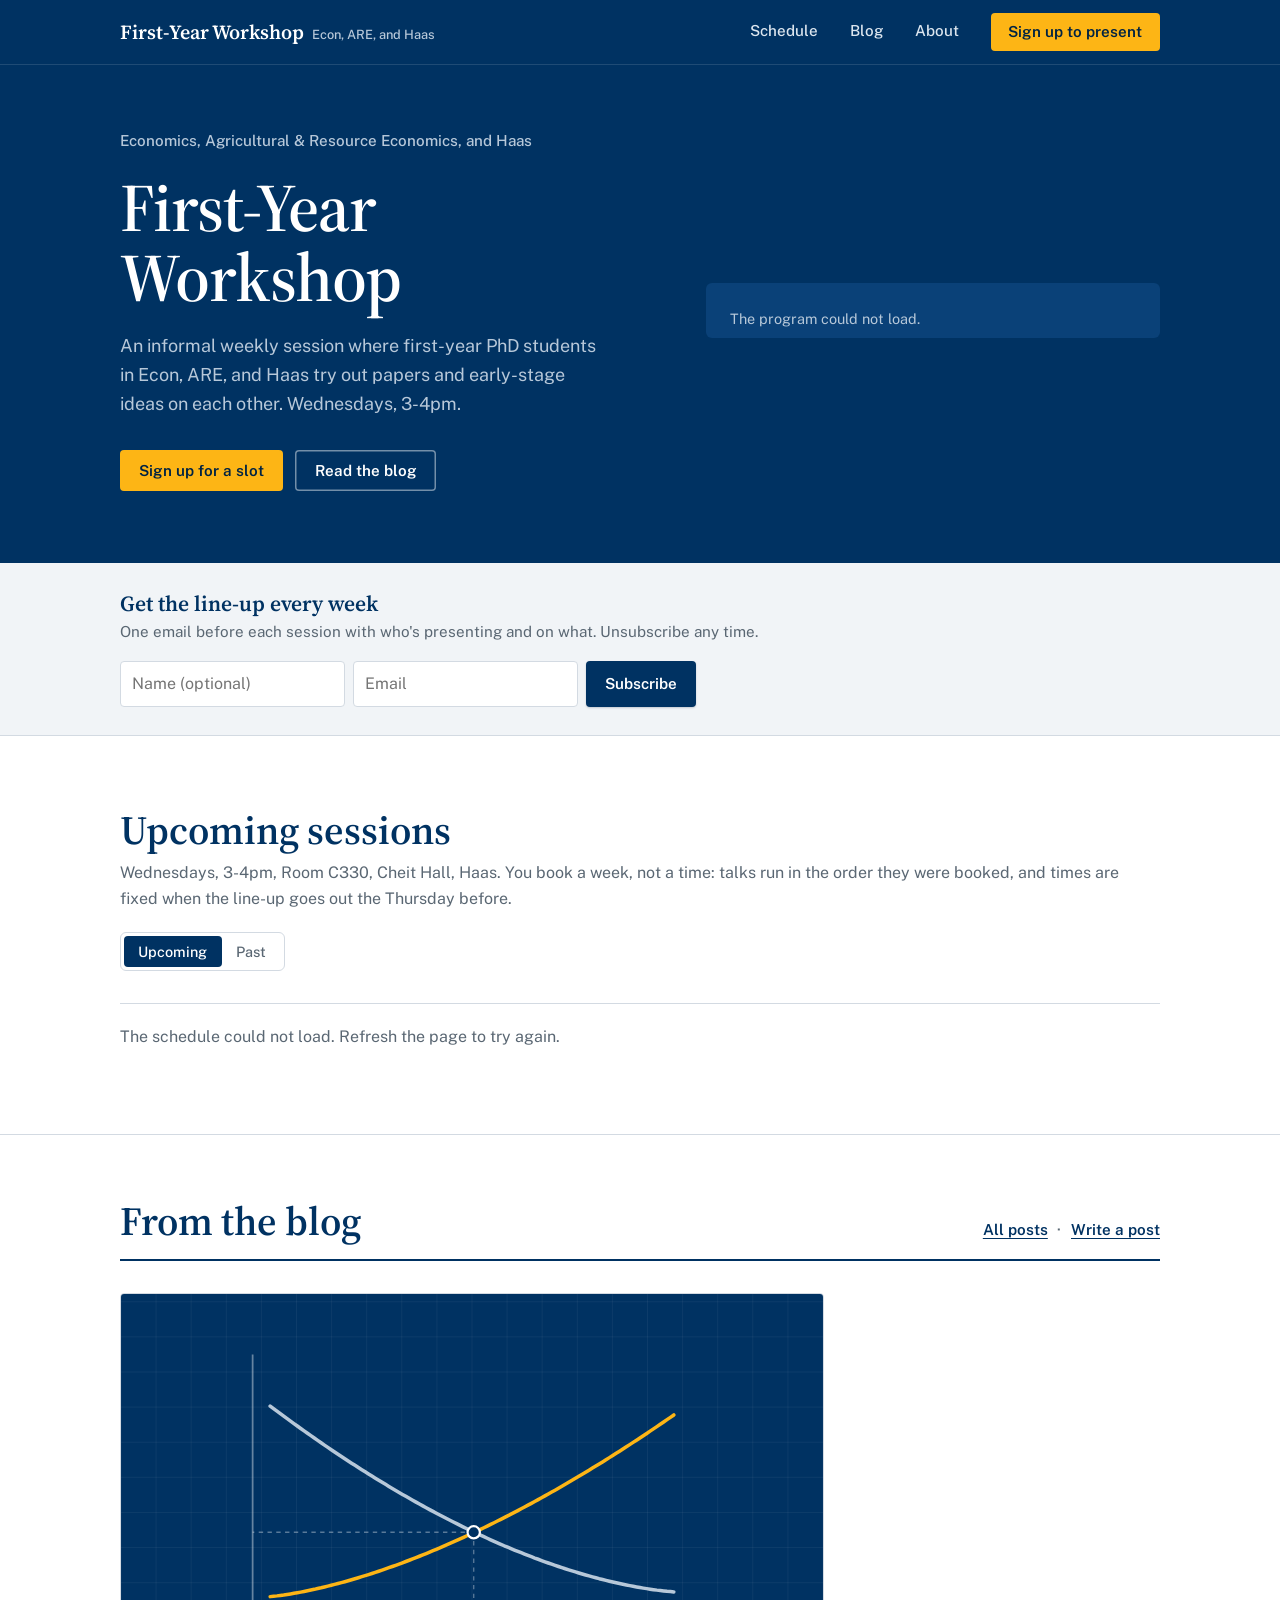
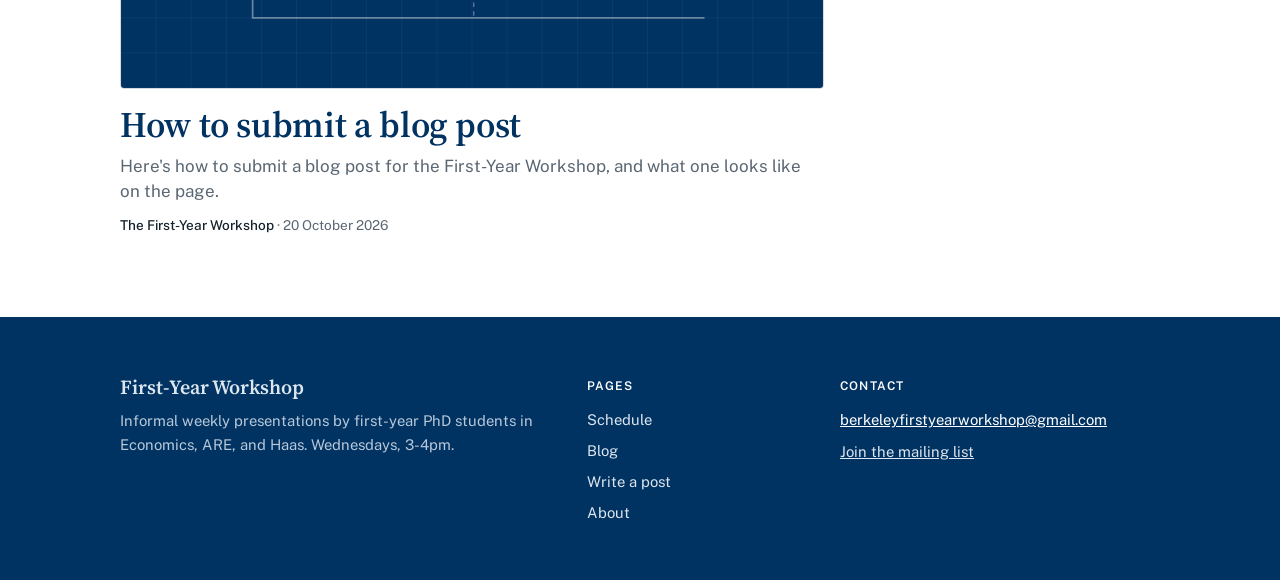
<file: index.html>
<!doctype html>
<html lang="en">
<head>
<meta charset="utf-8">
<meta name="viewport" content="width=device-width, initial-scale=1">
<title>UC Berkeley Economics First-Year Workshop</title>
<meta name="description" content="Weekly informal presentations for first-year PhD students in Economics, Agricultural & Resource Economics and Haas.">
<meta name="google-site-verification" content="j24JiC5oqbMOPWk50t6ejah42AKL4lpeup7q5rmcHHo" />
<link rel="icon" href="favicon.svg" type="image/svg+xml">
<link rel="apple-touch-icon" href="apple-touch-icon.png">
<link rel="preconnect" href="https://script.google.com">
<link rel="preconnect" href="https://script.googleusercontent.com">
<link rel="preconnect" href="https://fonts.googleapis.com">
<link rel="preconnect" href="https://fonts.gstatic.com" crossorigin>
<link href="https://fonts.googleapis.com/css2?family=Public+Sans:wght@400;500;600&family=Source+Serif+4:opsz,wght@8..60,600&display=swap" rel="stylesheet">
<link rel="stylesheet" href="site.css">
<style>
  /* Hero */
  .hero { background: var(--hero); color: #fff; border-top: 1px solid rgba(255, 255, 255, .12); }
  .hero .wrap { display: grid; grid-template-columns: 1.15fr 1fr; gap: 4rem; align-items: center; padding-top: 4rem; padding-bottom: 4.5rem; }
  .hero h1 { font: 600 clamp(2.6rem, 5.5vw, 4.25rem)/1.02 var(--serif); letter-spacing: -0.015em; margin: 0 0 1.25rem; }
  .depts { margin: 0 0 1.25rem; font-size: .95rem; font-weight: 500; color: var(--hero-muted); }
  .hero .lede { color: var(--hero-muted); font-size: 1.125rem; max-width: 30rem; margin: 0 0 2rem; }
  .hero-actions { display: flex; flex-wrap: wrap; gap: .75rem; }

  .program { background: var(--hero-2); border-radius: 6px; padding: 1.5rem 1.5rem .5rem; }
  .program .kicker { margin: 0; color: var(--hero-muted); font-size: .9rem; }
  .program h2 { font: 600 1.5rem/1.25 var(--serif); margin: .15rem 0 .2rem; }
  .program .meta { margin: 0 0 1rem; color: var(--hero-muted); font-size: .9rem; }
  .program ol { list-style: none; margin: 0; padding: 0; }
  .program li { display: grid; grid-template-columns: 3.25rem 1fr; gap: 1rem; padding: .9rem 0; border-top: 1px solid rgba(255, 255, 255, .14); }
  .program .time { color: var(--gold); font-weight: 600; font-size: .9rem; font-variant-numeric: tabular-nums; padding-top: .05rem; }
  .program .later { color: var(--hero-muted); opacity: .7; }
  .program .ttl { display: block; font-weight: 600; line-height: 1.35; }
  .program .who { display: block; color: var(--hero-muted); font-size: .875rem; }
  .program .take { background: none; border: 0; padding: 0; font: inherit; color: #fff; text-decoration: underline; text-decoration-color: var(--gold); text-underline-offset: 3px; cursor: pointer; text-align: left; }
  .program .take:hover { color: var(--gold); }
  .program .links { display: flex; flex-wrap: wrap; gap: .2rem 1rem; }
  .program .res, .program .abs-btn { color: #fff; font-size: .875rem; text-decoration-color: var(--gold); text-underline-offset: 3px; }
  .program .res:hover, .program .abs-btn:hover { color: var(--gold); }
  .abs-btn { background: none; border: 0; padding: 0; font: inherit; text-decoration: underline; cursor: pointer; text-align: left; }

  /* Mailing list */
  .list-strip { background: var(--open); border-bottom: 1px solid var(--line); }
  .list-strip .wrap { display: flex; flex-wrap: wrap; align-items: center; justify-content: space-between; gap: 1rem 2.5rem; padding-top: 1.75rem; padding-bottom: 1.75rem; }
  .list-strip h2 { font: 600 1.35rem/1.2 var(--serif); color: var(--title); margin: 0 0 .2rem; }
  .list-strip p { margin: 0; color: var(--muted); font-size: .95rem; }
  .subscribe { display: flex; flex-wrap: wrap; gap: .5rem; flex: 1 1 28rem; max-width: 36rem; }
  .subscribe input { flex: 1 1 10rem; width: auto; min-width: 0; }
  .subscribe button { flex: 0 0 auto; }
  .list-strip .sub-msg { flex-basis: 100%; margin: 0; font-size: .95rem; color: var(--ink); }
  .list-strip .sub-msg.bad { color: var(--error); }

  /* Schedule */
  .section { padding: 4.5rem 0 4rem; }
  .sched-head { display: flex; flex-wrap: wrap; align-items: flex-end; justify-content: space-between; gap: 1.25rem; margin-bottom: 2rem; }
  .sched-head p { margin: .5rem 0 0; }
  .tabs { display: inline-flex; border: 1px solid var(--line); border-radius: 6px; padding: 3px; }
  .tabs button { font: 500 .9rem var(--sans); border: 0; background: none; color: var(--muted); padding: .45rem .9rem; border-radius: 4px; cursor: pointer; }
  .tabs button[aria-selected="true"] { background: var(--booked); color: #fff; }

  .kind::before { content: ""; display: inline-block; width: .55rem; height: .55rem; border-radius: 50%; margin-right: .4rem; vertical-align: .05em; }
  .kind-paper::before { background: currentColor; }
  .kind-idea::before { box-shadow: inset 0 0 0 1.5px currentColor; }

  .week { display: grid; grid-template-columns: 5.5rem 1fr; gap: 1.25rem; padding: 1.25rem 0; border-top: 1px solid var(--line); }
  .date { margin: 0; display: flex; flex-direction: column; align-items: flex-start; font-family: var(--serif); font-weight: 600; line-height: 1; }
  .dow, .mon { font: 500 .875rem/1.4 var(--sans); color: var(--muted); }
  .day { font-size: 2.5rem; line-height: 1.05; }
  .is-next .day { box-shadow: inset 0 -.16em 0 var(--gold); }
  .past { opacity: .7; }
  .ticks { display: flex; justify-content: space-between; font-size: .75rem; color: var(--muted); margin-bottom: .35rem; font-variant-numeric: tabular-nums; }
  .cells { display: grid; grid-auto-flow: column; grid-auto-columns: minmax(0, 1fr); gap: 4px; }
  .cell { min-height: 7.5rem; padding: .7rem .8rem; border-radius: 4px; display: flex; flex-direction: column; gap: .2rem; text-align: left; font: inherit; font-size: .875rem; line-height: 1.35; }
  .cell .t { display: none; font-size: .75rem; font-variant-numeric: tabular-nums; }
  .booked { background: var(--booked); color: var(--booked-ink); }
  .booked strong { font-weight: 600; display: -webkit-box; -webkit-line-clamp: 3; -webkit-box-orient: vertical; overflow: hidden; }
  .booked span { color: var(--booked-muted); }
  .booked .kind { margin-top: auto; font-size: .75rem; }
  .booked .links { display: flex; flex-wrap: wrap; gap: .1rem .8rem; }
  .booked .res, .booked .abs-btn { color: var(--booked-ink); font-size: .8rem; text-underline-offset: 2px; }
  .open { background: var(--open); border: 1.5px dashed var(--line); color: var(--muted); cursor: pointer; justify-content: center; align-items: center; font-weight: 500; }
  .open:hover, .open:focus-visible { border-style: solid; border-color: var(--accent); color: var(--accent); }
  .open .b, .open:hover .a, .open:focus-visible .a { display: none; }
  .open:hover .b, .open:focus-visible .b { display: inline; }
  .empty { border: 1px solid var(--line); color: var(--muted); justify-content: center; align-items: center; }
  .queued { border: 1.5px dashed var(--line); color: var(--muted); opacity: .55; justify-content: center; align-items: center; }
  .status { color: var(--muted); padding: 1.25rem 0; border-top: 1px solid var(--line); margin: 0; }
  .more { border-top: 1px solid var(--line); padding-top: 1.25rem; }

  /* From the blog */
  .home-blog { padding: 4rem 0 5rem; border-top: 1px solid var(--line); }
  .home-blog-head { display: flex; flex-wrap: wrap; align-items: flex-end; justify-content: space-between; gap: .75rem 1.5rem; padding-bottom: 1rem; border-bottom: 2px solid var(--title); margin-bottom: 2rem; }
  .home-blog-head p { margin: 0; font-weight: 600; font-size: .95rem; }
  .home-blog-head a { text-underline-offset: 3px; }
  .home-blog-head .sep { color: var(--muted); margin: 0 .6rem; }

  /* Dialogs */
  dialog { border: 0; border-radius: 8px; padding: 0; width: calc(100% - 2rem); max-width: 30rem; background: var(--bg); color: var(--ink); box-shadow: 0 20px 50px rgba(0, 20, 40, .3); }
  dialog::backdrop { background: rgba(0, 30, 55, .5); }
  /* Safari before 15.4 has no <dialog>: hide it until opened, then float it over the page. */
  dialog:not([open]) { display: none; }
  .no-modal { position: fixed; top: 50%; left: 50%; transform: translate(-50%, -50%); z-index: 30; max-height: calc(100% - 2rem); overflow: auto; }
  dialog form, .dlg-body { padding: 1.5rem; display: grid; gap: .9rem; }
  dialog h2 { font: 600 1.5rem/1.2 var(--serif); margin: 0; }
  .when { margin: -.5rem 0 .25rem; color: var(--muted); }
  .tbd { margin-top: -.5rem; font-size: .9rem; }
  /* Block, not grid: Safari shrinks a legend in a grid fieldset to one word per line. */
  fieldset { border: 0; padding: 0; margin: 0; min-width: 0; }
  fieldset label.radio + label.radio { margin-top: .35rem; }
  legend { font-weight: 500; font-size: .9rem; margin-bottom: .5rem; padding: 0; }
  label.radio { display: flex; align-items: center; gap: .5rem; font-weight: 400; font-size: 1rem; }
  .more-fields { display: grid; gap: .9rem; }
  dialog .counter { margin-top: -.5rem; }
  .actions { display: flex; justify-content: flex-end; gap: .5rem; margin-top: .25rem; }
  .actions button { font: 600 .95rem var(--sans); padding: .6rem 1.1rem; border-radius: 4px; cursor: pointer; }
  .primary { background: var(--booked); color: #fff; border: 0; }
  .primary:disabled { opacity: .6; cursor: wait; }
  .secondary { background: none; color: var(--ink); border: 1px solid var(--line); }
  #absDlg .when { margin: 0; }
  #absDlg .who { margin: -.5rem 0 0; color: var(--muted); }
  .abs-text { margin: 0; white-space: pre-line; }
  .toast { position: fixed; left: 50%; bottom: 1.5rem; transform: translateX(-50%); z-index: 20; background: var(--ink); color: var(--bg); padding: .7rem 1rem; border-radius: 6px; font-size: .9rem; max-width: calc(100% - 2rem); }

  @media (max-width: 820px) {
    .hero .wrap { grid-template-columns: 1fr; gap: 2.25rem; padding-top: 2.5rem; padding-bottom: 3rem; }
    .section { padding: 3rem 0 2.5rem; }
    .home-blog { padding: 2.75rem 0 3.5rem; }
  }
  @media (max-width: 640px) {
    .week { grid-template-columns: 1fr; gap: .6rem; }
    .date { flex-direction: row; align-items: baseline; gap: .4rem; }
    .day { font-size: 1.5rem; }
    .ticks { display: none; }
    .cells { grid-auto-flow: row; }
    .cell { min-height: 0; }
    .cell .t { display: block; }
    .open, .empty, .queued { flex-direction: row; justify-content: space-between; min-height: 46px; }
    .subscribe { flex-direction: column; }
    .subscribe input { flex: none; width: 100%; }
    .more .btn { width: 100%; }
  }
  /* On phones the three latest posts share one style: image, title, then author and date. */
  @media (max-width: 760px) {
    .home-front .story a { grid-template-columns: minmax(0, 1fr); gap: .8rem; padding: 0 0 1.5rem; }
    .home-front .story img { order: 0; margin: 0; border-radius: 4px; }
    .home-front .story :is(h2, h3) { font-size: 1.3rem; line-height: 1.2; }
    .home-front .story-lead { padding-bottom: 0; }
    .home-front .story-pic, .home-front .col .story-pic + .story-pic { padding-top: 1.5rem; }
    .home-front .standfirst { display: none; }
  }
</style>
</head>
<body>

<p class="topnote" id="notice" hidden></p>

<!-- site-header -->
<header class="masthead">
  <div class="wrap masthead-row">
    <a class="brand" href="./">First-Year Workshop<span class="brand-sub">Econ, ARE, and Haas</span></a>
    <nav class="nav" aria-label="Main">
      <ul>
        <li><a href="./#schedule">Schedule</a></li>
        <li><a href="./blog/">Blog</a></li>
        <li><a href="./about.html">About</a></li>
      </ul>
    </nav>
    <a class="btn btn-gold masthead-cta" href="./#schedule"><span class="long">Sign up to present</span><span class="short">Sign up</span></a>
  </div>
</header>
<!-- /site-header -->

<main>
  <section class="hero">
    <div class="wrap">
      <div>
        <p class="depts">Economics, Agricultural &amp; Resource Economics, and Haas</p>
        <h1>First-Year Workshop</h1>
        <p class="lede">An informal weekly session where first-year PhD students in Econ, ARE, and Haas try out papers and early-stage ideas on each other. Wednesdays, <span style="white-space:nowrap">3-4pm</span>.</p>
        <div class="hero-actions">
          <a class="btn btn-gold" href="#schedule">Sign up for a slot</a>
          <a class="btn btn-ghost" href="blog/">Read the blog</a>
        </div>
      </div>
      <div class="program" id="program" aria-live="polite">
        <p class="kicker">Loading this week's program…</p>
      </div>
    </div>
  </section>

  <section class="list-strip" id="list" aria-labelledby="list-h">
    <div class="wrap">
      <div>
        <h2 id="list-h">Get the line-up every week</h2>
        <p>One email before each session with who's presenting and on what. Unsubscribe any time.</p>
      </div>
      <form class="subscribe" id="subForm" novalidate>
        <input id="subName" name="name" placeholder="Name (optional)" maxlength="100" autocomplete="name" aria-label="Name (optional)">
        <input id="subEmail" name="email" type="email" placeholder="Email" required maxlength="120" autocomplete="email" aria-label="Email">
        <button class="btn btn-primary" type="submit" id="subBtn">Subscribe</button>
        <p class="sub-msg" id="subMsg" role="status" hidden></p>
      </form>
    </div>
  </section>

  <section class="section" id="schedule">
    <div class="wrap">
      <div class="sched-head">
        <div>
          <h2 class="title">Upcoming sessions</h2>
          <p class="muted">Wednesdays, 3-4pm, Room C330, Cheit Hall, Haas. You book a week, not a time: talks run in the order they were booked, and times are fixed when the line-up goes out the Thursday before.</p>
        </div>
        <div class="tabs" role="tablist" aria-label="Sessions">
          <button role="tab" aria-selected="true" data-tab="upcoming">Upcoming</button>
          <button role="tab" aria-selected="false" data-tab="past">Past</button>
        </div>
      </div>
      <div id="weeks"><p class="status">Loading schedule…</p></div>
      <div class="more" id="moreWrap" hidden>
        <button class="btn btn-secondary" type="button" id="moreBtn"></button>
      </div>
    </div>
  </section>

  <section class="home-blog" id="blog" aria-labelledby="blog-h">
    <div class="wrap">
      <div class="home-blog-head">
        <h2 class="title" id="blog-h">From the blog</h2>
        <p><a href="blog/">All posts</a><span class="sep" aria-hidden="true">·</span><a href="blog/submit.html">Write a post</a></p>
      </div>
<!-- latest-posts -->
<div class="front home-front cols-1">
<div class="col">
<article class="story story-lead">
<a href="blog/posts/2026-10-20-how-to-submit-a-blog-post.html">
<img src="blog/images/default-banner.svg" alt="" loading="lazy" width="1600" height="900">
<div>
<h2>How to submit a blog post</h2>
<p class="standfirst">Here&#x27;s how to submit a blog post for the First-Year Workshop, and what one looks like on the page.</p>
<p class="meta"><span class="author">The First-Year Workshop</span> · <time datetime="2026-10-20">20 October 2026</time></p>
</div>
</a>
</article>
</div>
</div>
<!-- /latest-posts -->
    </div>
  </section>
</main>

<!-- site-footer -->
<footer class="site-footer">
  <div class="wrap footer-grid">
    <div>
      <a class="brand" href="./">First-Year Workshop</a>
      <p>Informal weekly presentations by first-year PhD students in Economics, ARE, and Haas. Wednesdays, 3-4pm.</p>
    </div>
    <div>
      <h2>Pages</h2>
      <ul>
        <li><a href="./#schedule">Schedule</a></li>
        <li><a href="./blog/">Blog</a></li>
        <li><a href="./blog/submit.html">Write a post</a></li>
        <li><a href="./about.html">About</a></li>
      </ul>
    </div>
    <div>
      <h2>Contact</h2>
      <p><a class="email" href="mailto:berkeleyfirstyearworkshop@gmail.com">berkeleyfirstyearworkshop@gmail.com</a></p>
      <p><a href="./#list">Join the mailing list</a></p>
    </div>
  </div>
</footer>
<!-- /site-footer -->

<dialog id="signup" aria-labelledby="dlgTitle">
  <form id="form" novalidate>
    <h2 id="dlgTitle">Sign up to present</h2>
    <p class="when" id="dlgWhen"></p>
    <label>Name <input name="name" required maxlength="100" autocomplete="name"></label>
    <label>Email <input name="email" type="email" required maxlength="120" autocomplete="email"></label>
    <label>Department
      <select name="department" required>
        <option value="" disabled selected>Choose one</option>
        <option>Econ</option><option>ARE</option><option>Haas</option><option>Other</option>
      </select>
    </label>
    <label>Working title <input name="title" required maxlength="200" placeholder="Rough is fine"></label>
    <label class="radio tbd"><input type="checkbox" id="tbd"> Title to be decided</label>
    <label><span>Abstract <span class="hint" id="absOptional">(optional for this session)</span></span> <span class="hint">Up to 100 words on the question, why it matters, and any results so far. It goes in the weekly email and on the schedule. Write any math in LaTeX: <span style="white-space:nowrap">$…$</span> inline.</span>
      <textarea name="abstract" id="abstract" rows="5" maxlength="2000"></textarea>
    </label>
    <p class="counter" id="absCount"><span class="count" aria-live="polite"></span></p>
    <label class="radio tbd" id="absSkipWrap"><input type="checkbox" id="absSkip"> <span>Skip for now. I'll add it by <span id="absBy"></span>.</span></label>
    <fieldset>
      <legend>What are you presenting?</legend>
      <label class="radio"><input type="radio" name="type" value="paper" required> A paper or draft</label>
      <label class="radio"><input type="radio" name="type" value="idea"> An early-stage idea</label>
    </fieldset>
    <fieldset>
      <legend>Would you like to share a draft, slides, or a data source?</legend>
      <label class="radio"><input type="radio" name="hasLink" value="no" checked> Not now</label>
      <label class="radio"><input type="radio" name="hasLink" value="yes"> Yes, add a link</label>
    </fieldset>
    <div class="more-fields" id="linkFields" hidden>
      <label>Link <input name="link" type="url" required maxlength="500" placeholder="https://" disabled></label>
      <label>What is it?
        <select name="linkType" required disabled>
          <option value="" disabled selected>Choose one</option>
          <option>Draft</option><option>Slides</option><option>Data source</option><option>Other</option>
        </select>
      </label>
      <label id="linkOtherWrap" hidden>Describe it <input name="linkOther" required maxlength="40" placeholder="e.g. Code, poster" disabled></label>
    </div>
    <p class="error" id="formError" role="alert" hidden></p>
    <div class="actions">
      <button type="button" class="secondary" id="cancel">Cancel</button>
      <button type="submit" class="primary" id="submit">Sign up</button>
    </div>
  </form>
</dialog>

<dialog id="absDlg" aria-labelledby="absTitle">
  <div class="dlg-body">
    <p class="when" id="absWhen"></p>
    <h2 id="absTitle"></h2>
    <p class="who" id="absWho"></p>
    <p class="abs-text" id="absText"></p>
    <div class="actions"><button type="button" class="secondary" id="absClose">Close</button></div>
  </div>
</dialog>

<div class="toast" id="toast" role="status" hidden></div>

<script src="site.js"></script>
<script>
const ROOM = 'Room C330, Cheit Hall, Haas';
const TYPE = { paper: 'Paper', idea: 'Early idea' };
const SHOW_WEEKS = 3;
const ABSTRACT_WORDS = 100;
let sessions = [];
let tab = 'upcoming';
let showAll = false;
let current = null;

// Dates are built from numeric parts, never from a locale's default format or a parsed string: Safari differs on both.
const ymd = (y, m, d) => `${y}-${String(m).padStart(2, '0')}-${String(d).padStart(2, '0')}`;
// Server clock minus device clock, so "now" doesn't depend on the visitor's clock being right.
let clockSkew = 0;
const nowLA = () => {
  const p = {};
  new Intl.DateTimeFormat('en-US', { timeZone: TZ, year: 'numeric', month: 'numeric', day: 'numeric', hour: 'numeric', minute: 'numeric', hourCycle: 'h23' })
    .formatToParts(new Date(Date.now() + clockSkew)).forEach(x => { p[x.type] = x.value; });
  // % 24: some engines report midnight as hour 24 despite h23.
  return { date: ymd(p.year, p.month, p.day), time: `${String(p.hour % 24).padStart(2, '0')}:${String(p.minute).padStart(2, '0')}` };
};
const fmtDate = (iso, opts) => { const [y, m, d] = iso.split('-').map(Number); return new Date(y, m - 1, d, 12).toLocaleDateString('en-GB', opts); };
const addMin = (t, n) => { let [h, m] = t.split(':').map(Number); m += n; h += Math.floor(m / 60); m %= 60; return `${String(h).padStart(2, '0')}:${String(m).padStart(2, '0')}`; };
const fmtTime = t => { const [h, m] = t.split(':').map(Number); return `${h % 12 || 12}:${String(m).padStart(2, '0')}`; };
const range = t => `${fmtTime(t)}-${fmtTime(addMin(t, 15))}`;
const longDate = iso => fmtDate(iso, { weekday: 'long', day: 'numeric', month: 'long' });
const nextFree = s => s.slots.find(x => !x.booking);
const titleText = t => (String(t).trim().toUpperCase() === 'TBD' ? 'Title TBD' : t);
// Only http(s) links become hrefs, whatever the sheet contains.
const resLink = b => (/^https?:\/\//i.test(b.link || '')
  ? `<a class="res" href="${esc(b.link)}" target="_blank" rel="noopener noreferrer" aria-label="${esc(b.linkType)}: ${esc(titleText(b.title))} (opens in a new tab)">${esc(b.linkType || 'Link')}</a>`
  : '');
const absLink = (b, slot) => (b.abstract
  ? `<button type="button" class="abs-btn" data-slot="${esc(slot.id)}" aria-label="Abstract: ${esc(titleText(b.title))}">Abstract</button>`
  : '');
const links = (b, slot) => { const l = resLink(b) + absLink(b, slot); return l ? `<span class="links">${l}</span>` : ''; };
const isOver = (s, now) => s.date < now.date || (s.date === now.date && addMin(s.slots[s.slots.length - 1].time, 15) <= now.time);

function weekHTML(s, { past = false, next = false } = {}) {
  const times = [...s.slots.map(x => x.time), addMin(s.slots[s.slots.length - 1].time, 15)];
  const ticks = times.map(t => `<span>${fmtTime(t)}</span>`).join('');
  const free = nextFree(s);
  const cells = s.slots.map(slot => {
    const b = slot.booking;
    const t = `<span class="t">${range(slot.time)}</span>`;
    if (b) {
      return `<div class="cell booked">${t}<strong>${esc(titleText(b.title))}</strong><span>${esc(b.name)}, ${esc(b.department)}</span>${links(b, slot)}
        <span class="kind kind-${b.type === 'idea' ? 'idea' : 'paper'}">${TYPE[b.type] || ''}</span></div>`;
    }
    if (past) return `<div class="cell empty">${t}<span>No talk</span></div>`;
    if (slot === free) {
      return `<button class="cell open" data-date="${s.date}" aria-label="Sign up for ${range(slot.time)}pm, ${longDate(s.date)}">
        ${t}<span><span class="a">Open</span><span class="b">Sign up</span></span></button>`;
    }
    return `<div class="cell queued">${t}<span>Open</span></div>`;
  }).join('');
  return `<section class="week${past ? ' past' : ''}${next ? ' is-next' : ''}">
    <h3 class="date"><span class="dow">${fmtDate(s.date, { weekday: 'short' })}</span><span class="day">${fmtDate(s.date, { day: 'numeric' })}</span><span class="mon">${fmtDate(s.date, { month: 'short' })}</span></h3>
    <div class="strip"><div class="ticks" aria-hidden="true">${ticks}</div><div class="cells">${cells}</div></div>
  </section>`;
}

function renderProgramme(n) {
  if (!n) {
    $('program').innerHTML = '<p class="kicker">Next session</p><h2>No sessions scheduled yet</h2><p class="meta">Check back soon.</p>';
    return;
  }
  const open = n.slots.filter(x => !x.booking).length;
  const free = nextFree(n);
  const rows = n.slots.map(slot => {
    const b = slot.booking;
    const body = b
      ? `<span class="ttl">${esc(titleText(b.title))}</span><span class="who">${esc(b.name)}, ${esc(b.department)}</span>${links(b, slot)}`
      : slot === free
        ? `<button class="take" data-date="${n.date}">Open slot. Sign up</button>`
        : `<span class="later">Open</span>`;
    return `<li><span class="time">${fmtTime(slot.time)}</span><div>${body}</div></li>`;
  }).join('');
  $('program').innerHTML = `<p class="kicker">Next session</p><h2>${longDate(n.date)}</h2>
    <p class="meta">3-4pm, ${esc(ROOM)}. ${open ? `${open} of ${n.slots.length} slots open.` : 'Fully booked.'}</p><ol>${rows}</ol>`;
}

function render() {
  const now = nowLA();
  const upcoming = sessions.filter(s => !isOver(s, now));
  const past = sessions.filter(s => isOver(s, now)).reverse();
  renderProgramme(upcoming[0]);
  const hidden = tab === 'upcoming' && !showAll ? Math.max(0, upcoming.length - SHOW_WEEKS) : 0;
  if (tab === 'upcoming') {
    $('weeks').innerHTML = upcoming.length
      ? upcoming.slice(0, upcoming.length - hidden).map((s, i) => weekHTML(s, { next: i === 0 })).join('')
      : '<p class="status">No upcoming sessions are scheduled yet.</p>';
  } else {
    $('weeks').innerHTML = past.length
      ? past.map(s => weekHTML(s, { past: true })).join('')
      : '<p class="status">No past sessions yet.</p>';
  }
  $('moreWrap').hidden = !hidden;
  $('moreBtn').textContent = `Show ${hidden} more ${hidden === 1 ? 'week' : 'weeks'}`;
}

async function load() {
  if (DEMO) {
    sessions = demoSessions();
    $('notice').textContent = 'Preview mode: sign-ups are not saved.';
    $('notice').hidden = false;
    return render();
  }
  // Show the last copy saved in this browser straight away, then refresh it.
  const cached = readCache();
  if (cached) { sessions = cached; render(); }
  try {
    const d = await (await fetch(API_URL)).json();
    if (!d.ok) throw new Error(d.error);
    if (d.now) clockSkew = d.now - Date.now();
    setSessions(d.sessions);
  } catch (e) {
    if (cached) return;
    $('weeks').innerHTML = '<p class="status">The schedule could not load. Refresh the page to try again.</p>';
    $('program').innerHTML = '<p class="kicker">The program could not load.</p>';
  }
}

const CACHE = 'fyw-sessions';
function readCache() { try { return JSON.parse(localStorage.getItem(CACHE)); } catch (e) { return null; } }
function setSessions(list) {
  sessions = list;
  try { localStorage.setItem(CACHE, JSON.stringify(list)); } catch (e) {}
  render();
}

function showDialog(dlg) {
  if (dlg.showModal) dlg.showModal(); else { dlg.classList.add('no-modal'); dlg.setAttribute('open', ''); }
}
function hideDialog(dlg) {
  if (dlg.close) dlg.close(); else dlg.removeAttribute('open');
}

// The backend says which sessions need an abstract (ABSTRACTS_FROM in Code.gs) and by when.
// A backend that doesn't send this can't store abstracts, so the field is then optional.
const needsAbstract = s => s.abstractRequired === true;
// "Skip for now" is only offered while the session's abstract deadline is still ahead.
const canSkipAbstract = s => needsAbstract(s) && s.abstractDeadline > Date.now() + clockSkew;
// Preview data only: 10am Berkeley time, a week before the session, as the backend computes it.
function demoDeadline(iso) {
  const [y, m, d] = iso.split('-').map(Number);
  const target = Date.UTC(y, m - 1, d - 7, 10);
  let ms = target;
  for (let i = 0; i < 2; i++) {
    const p = partsLA(ms, { year: 'numeric', month: 'numeric', day: 'numeric', hour: 'numeric', minute: 'numeric', hourCycle: 'h23' });
    ms += target - Date.UTC(p.year, p.month - 1, p.day, p.hour % 24, p.minute);
  }
  return ms;
}

function openDialog(date) {
  const s = sessions.find(s => s.date === date);
  const slot = nextFree(s);
  if (!slot) return;
  current = s;
  $('dlgWhen').textContent = s.timesFixed ? `${longDate(s.date)}, ${range(slot.time)}pm`
    : `${longDate(s.date)}. Your time is set when the line-up goes out${s.lineupAt ? ` on ${fmtDeadline(s.lineupAt)}` : ''}.`;
  $('formError').hidden = true;
  const skip = canSkipAbstract(s);
  $('absOptional').hidden = needsAbstract(s);
  $('absSkipWrap').hidden = !skip;
  if (!skip) $('absSkip').checked = false;
  if (skip) $('absBy').textContent = fmtDeadline(s.abstractDeadline);
  syncAbstract();
  showDialog($('signup'));
}

function openAbstract(slotId) {
  for (const s of sessions) {
    const slot = s.slots.find(x => x.id === slotId);
    if (!slot || !slot.booking) continue;
    const b = slot.booking;
    $('absWhen').textContent = `${longDate(s.date)}, ${range(slot.time)}pm`;
    $('absTitle').textContent = titleText(b.title);
    $('absWho').textContent = `${b.name}, ${b.department}`;
    $('absText').textContent = b.abstract;
    return showDialog($('absDlg'));
  }
}

function showError(msg) { $('formError').textContent = msg; $('formError').hidden = false; }

function toast(msg) {
  const t = $('toast');
  t.textContent = msg; t.hidden = false;
  clearTimeout(toast.timer);
  toast.timer = setTimeout(() => { t.hidden = true; }, 4000);
}

document.addEventListener('click', e => {
  const btn = e.target.closest('button[data-date]');
  if (btn) openDialog(btn.dataset.date);
  const abs = e.target.closest('button[data-slot]');
  if (abs) openAbstract(abs.dataset.slot);
});
$('cancel').addEventListener('click', () => hideDialog($('signup')));
$('absClose').addEventListener('click', () => hideDialog($('absDlg')));
document.querySelectorAll('.tabs button').forEach(b => b.addEventListener('click', () => {
  tab = b.dataset.tab;
  document.querySelectorAll('.tabs button').forEach(x => x.setAttribute('aria-selected', String(x === b)));
  render();
}));
$('moreBtn').addEventListener('click', () => { showAll = true; render(); });

// "Title to be decided" greys out the title box and sends TBD instead.
function syncTbd() {
  const t = $('form').elements.title;
  t.disabled = $('tbd').checked;
  t.placeholder = t.disabled ? 'TBD' : 'Rough is fine';
}
$('tbd').addEventListener('change', syncTbd);

const abstractFits = wordCounter($('abstract'), $('absCount'), ABSTRACT_WORDS);
// "Skip for now" greys out the abstract box; it is sent empty.
function syncAbstract() {
  const skip = $('absSkip').checked;
  $('abstract').disabled = skip;
  $('absCount').hidden = skip;
}
$('absSkip').addEventListener('change', syncAbstract);

// Hidden link fields are disabled so they skip validation and stay out of the payload.
function syncLink() {
  const f = $('form').elements;
  const on = f.hasLink.value === 'yes';
  const other = on && f.linkType.value === 'Other';
  $('linkFields').hidden = !on;
  f.link.disabled = f.linkType.disabled = !on;
  $('linkOtherWrap').hidden = !other;
  f.linkOther.disabled = !other;
}
$('form').addEventListener('change', syncLink);

$('form').addEventListener('submit', async e => {
  e.preventDefault();
  const form = e.target;
  if (!form.checkValidity()) {
    const bad = form.querySelector(':invalid');
    showError(bad.type === 'email' ? 'Enter a valid email address.' : bad.type === 'url' ? 'Enter a full link, starting with https://' : 'Fill in every field.');
    return bad.focus();
  }
  const skip = $('absSkip').checked;
  if (!skip && needsAbstract(current) && !$('abstract').value.trim()) {
    showError(canSkipAbstract(current) ? 'Add an abstract, or check "Skip for now".' : 'Add an abstract. The deadline for this session has passed.');
    return $('abstract').focus();
  }
  if (!skip && !abstractFits()) {
    showError(`Keep the abstract to ${ABSTRACT_WORDS} words.`);
    return $('abstract').focus();
  }
  const payload = { ...Object.fromEntries(new FormData(form)), date: current.date, skipAbstract: skip };
  if ($('tbd').checked) payload.title = 'TBD';
  if (skip) payload.abstract = '';
  if (payload.linkType === 'Other') payload.linkType = payload.linkOther;
  const btn = $('submit');
  btn.disabled = true; btn.textContent = 'Signing up…';
  try {
    const d = DEMO ? demoBook(payload) : await api(payload);
    if (d.sessions) DEMO ? render() : setSessions(d.sessions);
    if (!d.ok) return showError(d.error);
    hideDialog($('signup'));
    form.reset();
    syncTbd();
    syncLink();
    syncAbstract();
    abstractFits();
    toast(`Signed up for ${fmtDate(current.date, { weekday: 'short', day: 'numeric', month: 'short' })}${d.timesFixed ? `, ${range(d.slot.time)}pm` : ''}.`);
  } catch (err) {
    showError('Your sign-up did not go through. Check your connection and try again.');
  } finally {
    btn.disabled = false; btn.textContent = 'Sign up';
  }
});

$('subForm').addEventListener('submit', async e => {
  e.preventDefault();
  const form = e.target;
  const msg = $('subMsg');
  const say = (text, bad) => { msg.textContent = text; msg.className = 'sub-msg' + (bad ? ' bad' : ''); msg.hidden = false; };
  if (!form.email.checkValidity()) return say('Enter a valid email address.', true);
  const btn = $('subBtn');
  btn.disabled = true; btn.textContent = 'Subscribing…';
  try {
    const d = DEMO ? { ok: true } : await api({ action: 'subscribe', ...Object.fromEntries(new FormData(form)) });
    if (!d.ok) return say(d.error, true);
    form.reset();
    say("Subscribed. You'll get the line-up each week.");
  } catch (err) {
    say('Subscribing did not work. Check your connection and try again.', true);
  } finally {
    btn.disabled = false; btn.textContent = 'Subscribe';
  }
});

// ----- Preview data (used when API_URL is empty or the address has ?demo) -----
function demoSessions() {
  const d = new Date();
  d.setDate(d.getDate() + ((3 - d.getDay() + 7) % 7) - 14);
  const out = [];
  for (let i = 0; i < 9; i++) {
    const iso = ymd(d.getFullYear(), d.getMonth() + 1, d.getDate());
    // This week's session (i = 2) is the last one before abstracts are required.
    const lineupAt = demoDeadline(iso) + 864e5;
    out.push({ date: iso, abstractRequired: i > 2, abstractDeadline: demoDeadline(iso), lineupAt, timesFixed: Date.now() >= lineupAt + 36e5,
      slots: ['15:10', '15:25', '15:40'].map(t => ({ id: `${iso}_${t.replace(':', '')}`, time: t, booking: null })) });
    d.setDate(d.getDate() + 7);
  }
  const sample = [
    [1, 'Chen W.', 'ARE', 'Crop insurance take-up and weather shocks', 'paper', ''],
    [2, 'Maya R.', 'Econ', 'Household leverage and the timing of home purchases', 'paper', 'Do households time home purchases around their own borrowing capacity? I use mortgage application data to show that first-time buyers bunch just below debt-to-income thresholds, and that the bunching shifts when lenders change their limits.'],
    [2, 'Tom K.', 'ARE', 'Groundwater pricing in the Central Valley', 'idea', ''],
    [2, 'Priya S.', 'Haas', 'Analyst herding after earnings surprises', 'paper', 'After a large earnings surprise, do analysts revise toward the consensus or away from it? Early results suggest less experienced analysts herd more.'],
    [3, 'Jonas B.', 'Econ', 'Monetary policy and small-firm credit', 'paper', ''],
    [4, 'Lucía G.', 'Haas', 'Do stablecoin runs look like bank runs?', 'idea', 'Stablecoins promise par redemption without deposit insurance. I compare redemption waves in 2022 and 2023 with classic bank-run models.', 'https://example.com/slides.pdf', 'Slides'],
    [4, 'Sam P.', 'Econ', 'TBD', 'paper', ''],
  ];
  sample.forEach(([w, name, department, title, type, abstract, link, linkType]) => {
    nextFree(out[w]).booking = { name, department, title, type, abstract, link, linkType };
  });
  return out;
}
function demoBook(p) {
  const slot = nextFree(sessions.find(s => s.date === p.date));
  if (!slot) return { ok: false, error: 'This session just filled up. Pick another week.' };
  slot.booking = { name: p.name, department: p.department, title: p.title, type: p.type, abstract: p.abstract, link: p.link, linkType: p.linkType };
  return { ok: true, slot, timesFixed: sessions.find(s => s.date === p.date).timesFixed, sessions };
}

load();
</script>
</body>
</html>
</file>
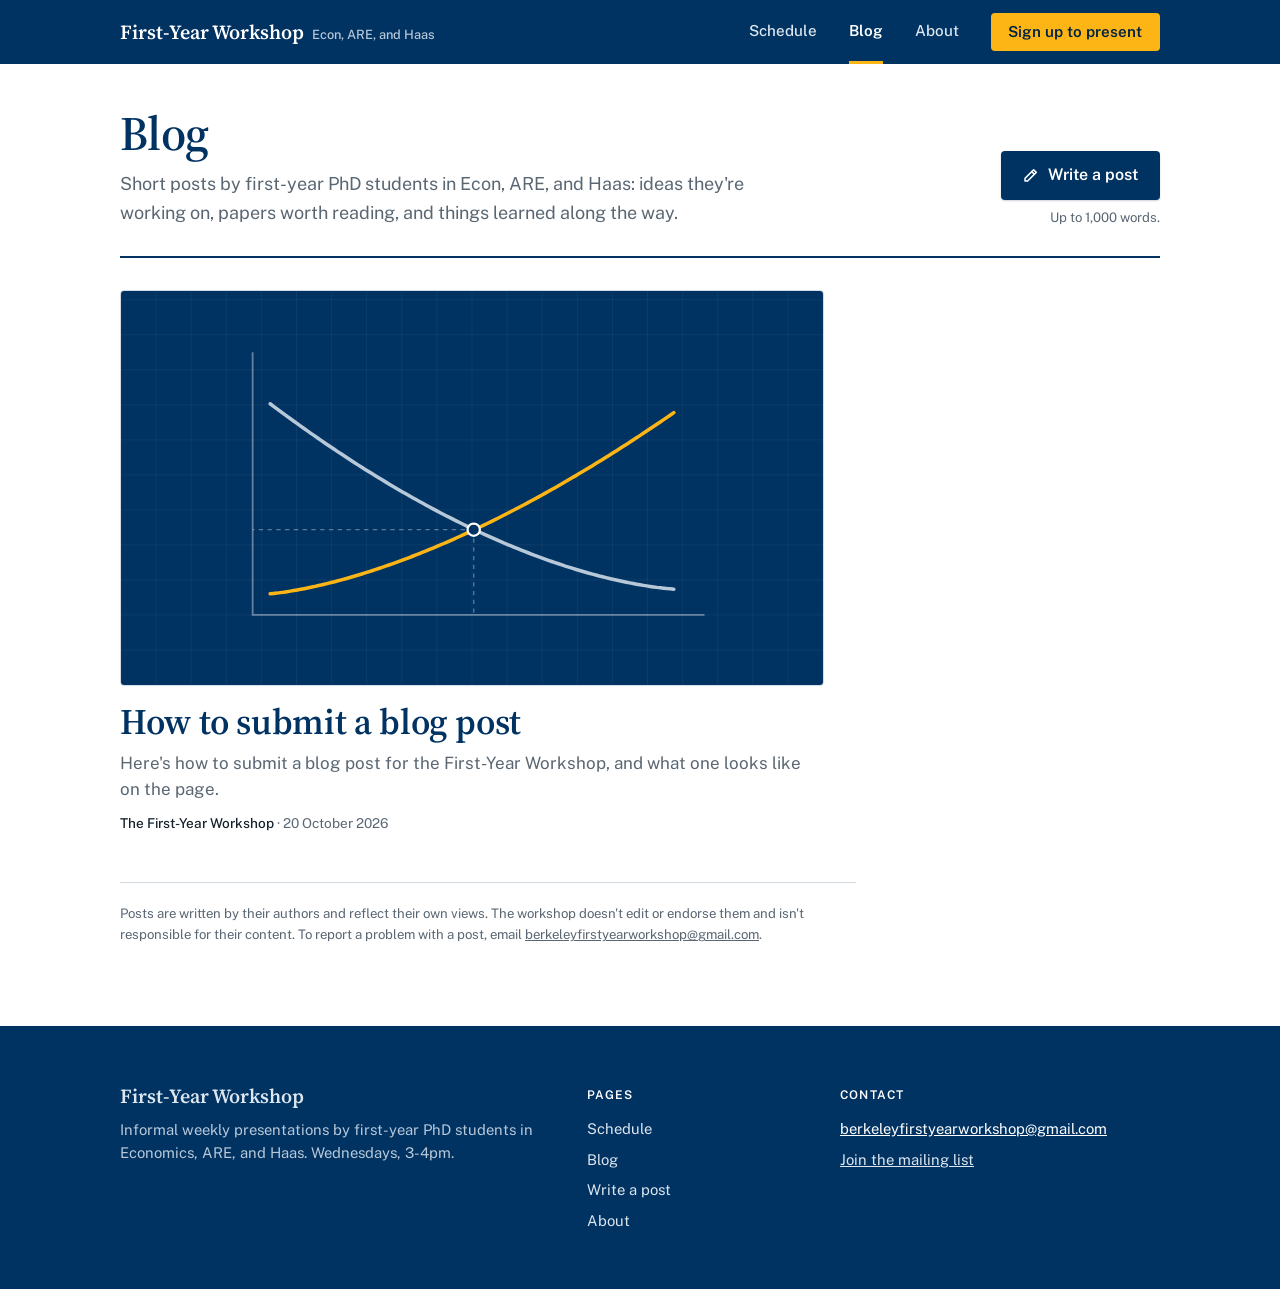
<file: blog/index.html>
<!doctype html>
<html lang="en">
<head>
<meta charset="utf-8">
<meta name="viewport" content="width=device-width, initial-scale=1">
<title>Blog | UC Berkeley Economics First-Year Workshop</title>
<meta name="description" content="Short posts by first-year PhD students in Econ, ARE, and Haas: ideas they're working on, papers worth reading, and things learned along the way.">
<link rel="icon" href="../favicon.svg" type="image/svg+xml">
<link rel="apple-touch-icon" href="../apple-touch-icon.png">
<link rel="preconnect" href="https://fonts.googleapis.com">
<link rel="preconnect" href="https://fonts.gstatic.com" crossorigin>
<link href="https://fonts.googleapis.com/css2?family=Public+Sans:wght@400;500;600&family=Source+Serif+4:opsz,wght@8..60,600&display=swap" rel="stylesheet">
<link rel="stylesheet" href="../site.css">
<link rel="stylesheet" href="blog.css">
</head>
<body>

<!-- site-header -->
<header class="masthead">
  <div class="wrap masthead-row">
    <a class="brand" href="../">First-Year Workshop<span class="brand-sub">Econ, ARE, and Haas</span></a>
    <nav class="nav" aria-label="Main">
      <ul>
        <li><a href="../#schedule">Schedule</a></li>
        <li><a href="../blog/" aria-current="page">Blog</a></li>
        <li><a href="../about.html">About</a></li>
      </ul>
    </nav>
    <a class="btn btn-gold masthead-cta" href="../#schedule"><span class="long">Sign up to present</span><span class="short">Sign up</span></a>
  </div>
</header>
<!-- /site-header -->

<main>
  <div class="wrap page-head">
    <div class="page-head-inner">
      <div>
        <h1>Blog</h1>
        <p class="lede">Short posts by first-year PhD students in Econ, ARE, and Haas: ideas they're working on, papers worth reading, and things learned along the way.</p>
      </div>
      <div class="write-box">
        <a class="btn btn-primary btn-write" href="submit.html"><svg aria-hidden="true" width="18" height="18" viewBox="0 0 24 24" fill="none" stroke="currentColor" stroke-width="2" stroke-linecap="round" stroke-linejoin="round"><path d="M4 16.5 15.5 5 19 8.5 7.5 20H4z"/><path d="m13 7.5 3.5 3.5"/></svg>Write a post</a>
        <span class="hint">Up to 1,000 words.</span>
      </div>
    </div>
  </div>

  <div class="wrap blog-main">
<!-- posts -->
<section class="front cols-1" aria-label="Latest posts">
<div class="col">
<article class="story story-lead">
<a href="posts/2026-10-20-how-to-submit-a-blog-post.html">
<img src="images/default-banner.svg" alt="" loading="lazy" width="1600" height="900">
<div>
<h2>How to submit a blog post</h2>
<p class="standfirst">Here&#x27;s how to submit a blog post for the First-Year Workshop, and what one looks like on the page.</p>
<p class="meta"><span class="author">The First-Year Workshop</span> · <time datetime="2026-10-20">20 October 2026</time></p>
</div>
</a>
</article>
</div>
</section>
<!-- /posts -->
    <p class="disclaimer">Posts are written by their authors and reflect their own views. The workshop doesn't edit or endorse them and isn't responsible for their content. To report a problem with a post, email <a href="mailto:berkeleyfirstyearworkshop@gmail.com">berkeleyfirstyearworkshop@gmail.com</a>.</p>
  </div>
</main>

<!-- site-footer -->
<footer class="site-footer">
  <div class="wrap footer-grid">
    <div>
      <a class="brand" href="../">First-Year Workshop</a>
      <p>Informal weekly presentations by first-year PhD students in Economics, ARE, and Haas. Wednesdays, 3-4pm.</p>
    </div>
    <div>
      <h2>Pages</h2>
      <ul>
        <li><a href="../#schedule">Schedule</a></li>
        <li><a href="../blog/">Blog</a></li>
        <li><a href="../blog/submit.html">Write a post</a></li>
        <li><a href="../about.html">About</a></li>
      </ul>
    </div>
    <div>
      <h2>Contact</h2>
      <p><a class="email" href="mailto:berkeleyfirstyearworkshop@gmail.com">berkeleyfirstyearworkshop@gmail.com</a></p>
      <p><a href="../#list">Join the mailing list</a></p>
    </div>
  </div>
</footer>
<!-- /site-footer -->

</body>
</html>
</file>
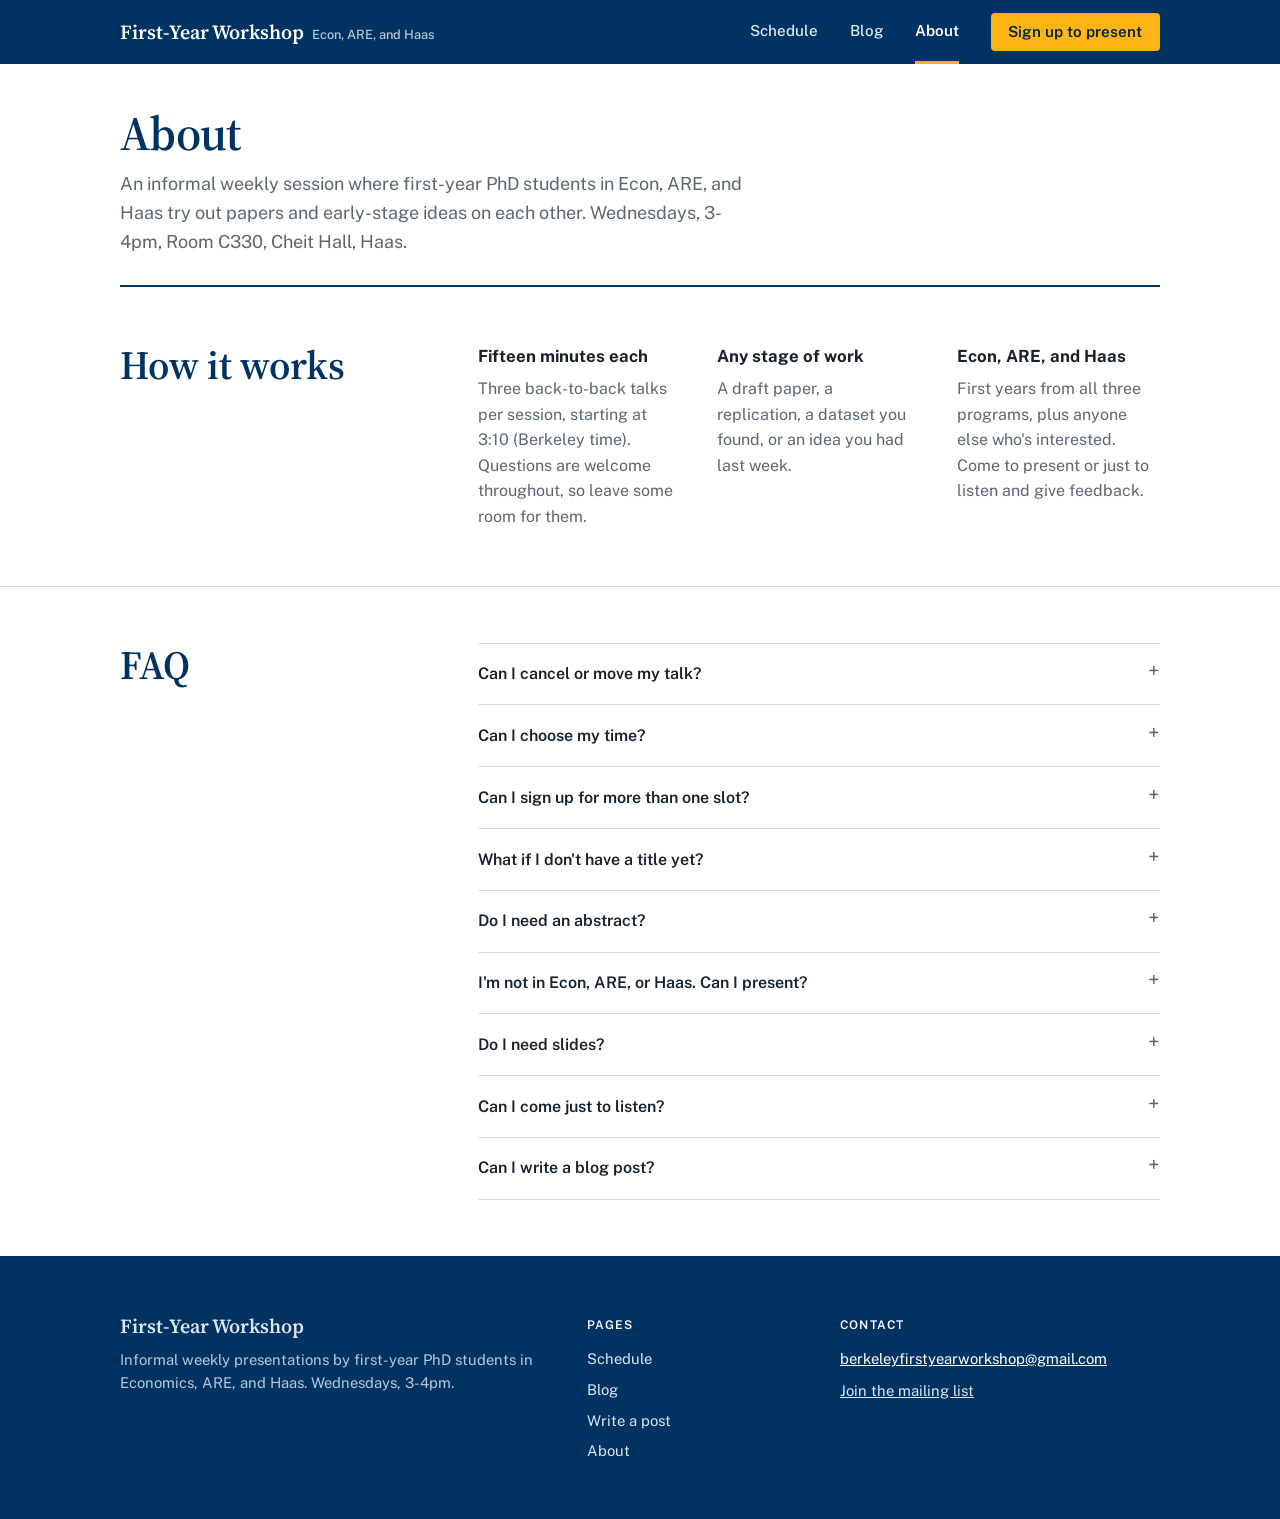
<file: about.html>
<!doctype html>
<html lang="en">
<head>
<meta charset="utf-8">
<meta name="viewport" content="width=device-width, initial-scale=1">
<title>About | UC Berkeley Economics First-Year Workshop</title>
<meta name="description" content="How the First-Year Workshop works, and answers to common questions.">
<link rel="icon" href="favicon.svg" type="image/svg+xml">
<link rel="apple-touch-icon" href="apple-touch-icon.png">
<link rel="preconnect" href="https://fonts.googleapis.com">
<link rel="preconnect" href="https://fonts.gstatic.com" crossorigin>
<link href="https://fonts.googleapis.com/css2?family=Public+Sans:wght@400;500;600&family=Source+Serif+4:opsz,wght@8..60,600&display=swap" rel="stylesheet">
<link rel="stylesheet" href="site.css">
<style>
  .section { padding: 3.5rem 0; }
  .section + .section { border-top: 1px solid var(--line); }
  .split { display: grid; grid-template-columns: 1fr 2.2fr; gap: 3rem; }
  .points { display: grid; grid-template-columns: repeat(3, 1fr); gap: 2.25rem; }
  .points h3 { font-size: 1.05rem; margin: 0 0 .4rem; }
  .points p { margin: 0; color: var(--muted); }
  details { border-top: 1px solid var(--line); padding: 1.1rem 0; }
  details:last-child { border-bottom: 1px solid var(--line); }
  summary { font-weight: 600; cursor: pointer; list-style: none; display: flex; justify-content: space-between; gap: 1rem; }
  summary::-webkit-details-marker { display: none; }
  summary::after { content: "+"; color: var(--muted); font-weight: 400; font-size: 1.3rem; line-height: 1; }
  details[open] summary::after { content: "\2212"; }
  details p { margin: .6rem 0 0; color: var(--muted); max-width: 40rem; }
  @media (max-width: 820px) {
    .section { padding: 2.75rem 0; }
    .split, .points { grid-template-columns: 1fr; gap: 1.5rem; }
  }
</style>
</head>
<body>

<!-- site-header -->
<header class="masthead">
  <div class="wrap masthead-row">
    <a class="brand" href="./">First-Year Workshop<span class="brand-sub">Econ, ARE, and Haas</span></a>
    <nav class="nav" aria-label="Main">
      <ul>
        <li><a href="./#schedule">Schedule</a></li>
        <li><a href="./blog/">Blog</a></li>
        <li><a href="./about.html" aria-current="page">About</a></li>
      </ul>
    </nav>
    <a class="btn btn-gold masthead-cta" href="./#schedule"><span class="long">Sign up to present</span><span class="short">Sign up</span></a>
  </div>
</header>
<!-- /site-header -->

<main>
  <div class="wrap page-head">
    <div class="page-head-inner">
      <div>
        <h1>About</h1>
        <p class="lede">An informal weekly session where first-year PhD students in Econ, ARE, and Haas try out papers and early-stage ideas on each other. Wednesdays, 3-4pm, Room C330, Cheit Hall, Haas.</p>
      </div>
    </div>
  </div>

  <section class="section" id="how">
    <div class="wrap split">
      <h2 class="title">How it works</h2>
      <div class="points">
        <div>
          <h3>Fifteen minutes each</h3>
          <p>Three back-to-back talks per session, starting at 3:10 (Berkeley time). Questions are welcome throughout, so leave some room for them.</p>
        </div>
        <div>
          <h3>Any stage of work</h3>
          <p>A draft paper, a replication, a dataset you found, or an idea you had last week.</p>
        </div>
        <div>
          <h3>Econ, ARE, and Haas</h3>
          <p>First years from all three programs, plus anyone else who's interested. Come to present or just to listen and give feedback.</p>
        </div>
      </div>
    </div>
  </section>

  <section class="section" id="faq">
    <div class="wrap split">
      <h2 class="title">FAQ</h2>
      <div>
        <details>
          <summary>Can I cancel or move my talk?</summary>
          <p>Yes. Your confirmation email has a link to your talk's page, where you can move to another week with an open slot or cancel. You can also email <a href="mailto:berkeleyfirstyearworkshop@gmail.com">berkeleyfirstyearworkshop@gmail.com</a>.</p>
        </details>
        <details>
          <summary>Can I choose my time?</summary>
          <p>You book a week, not a time. Talks run in the order they were booked, and if someone cancels, the talks after theirs move up so the session still starts at 3:10. Times are fixed when the line-up goes to the mailing list, the Thursday before.</p>
        </details>
        <details>
          <summary>Can I sign up for more than one slot?</summary>
          <p>You can hold one upcoming slot at a time so everyone gets a turn. Once you've presented, you can book again.</p>
        </details>
        <details>
          <summary>What if I don't have a title yet?</summary>
          <p>Choose "Title to be decided" when you sign up, then add it on your talk's page by the abstract deadline, a week before your session. We'll remind you if it's still missing.</p>
        </details>
        <details>
          <summary>Do I need an abstract?</summary>
          <p>Yes, up to 100 words, so people know what your talk is about. It goes in the weekly email and on the schedule. If you don't have one yet, choose "Skip for now" when you sign up: you'll get a link to add it, and it's due a week before your session.</p>
        </details>
        <details>
          <summary>I'm not in Econ, ARE, or Haas. Can I present?</summary>
          <p>Yes. Choose Other when you sign up.</p>
        </details>
        <details>
          <summary>Do I need slides?</summary>
          <p>No. Slides, a blackboard, a one-page handout, or just talking all work.</p>
        </details>
        <details>
          <summary>Can I come just to listen?</summary>
          <p>Of course. Questions and feedback from the audience are the point.</p>
        </details>
        <details>
          <summary>Can I write a blog post?</summary>
          <p>Yes. Short posts of up to 1,000 words on an idea you're working on, a paper you liked, or something you've learned. <a href="blog/submit.html">Write a post</a>.</p>
        </details>
      </div>
    </div>
  </section>
</main>

<!-- site-footer -->
<footer class="site-footer">
  <div class="wrap footer-grid">
    <div>
      <a class="brand" href="./">First-Year Workshop</a>
      <p>Informal weekly presentations by first-year PhD students in Economics, ARE, and Haas. Wednesdays, 3-4pm.</p>
    </div>
    <div>
      <h2>Pages</h2>
      <ul>
        <li><a href="./#schedule">Schedule</a></li>
        <li><a href="./blog/">Blog</a></li>
        <li><a href="./blog/submit.html">Write a post</a></li>
        <li><a href="./about.html">About</a></li>
      </ul>
    </div>
    <div>
      <h2>Contact</h2>
      <p><a class="email" href="mailto:berkeleyfirstyearworkshop@gmail.com">berkeleyfirstyearworkshop@gmail.com</a></p>
      <p><a href="./#list">Join the mailing list</a></p>
    </div>
  </div>
</footer>
<!-- /site-footer -->

</body>
</html>
</file>
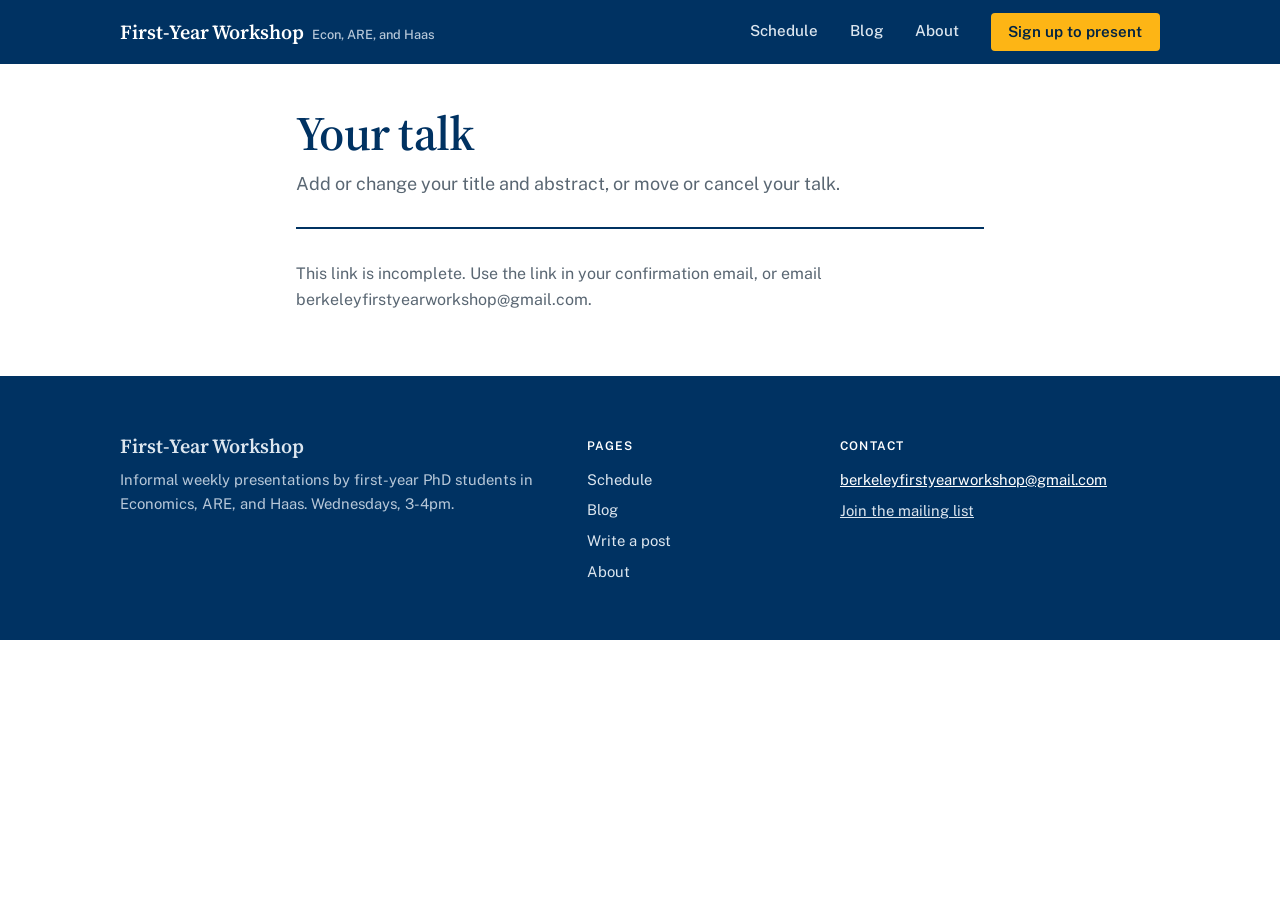
<file: talk.html>
<!doctype html>
<html lang="en">
<head>
<meta charset="utf-8">
<meta name="viewport" content="width=device-width, initial-scale=1">
<title>Your talk | UC Berkeley Economics First-Year Workshop</title>
<meta name="robots" content="noindex">
<link rel="icon" href="favicon.svg" type="image/svg+xml">
<link rel="apple-touch-icon" href="apple-touch-icon.png">
<link rel="preconnect" href="https://script.google.com">
<link rel="preconnect" href="https://fonts.googleapis.com">
<link rel="preconnect" href="https://fonts.gstatic.com" crossorigin>
<link href="https://fonts.googleapis.com/css2?family=Public+Sans:wght@400;500;600&family=Source+Serif+4:opsz,wght@8..60,600&display=swap" rel="stylesheet">
<link rel="stylesheet" href="site.css">
<style>
  main .wrap.narrow { max-width: 46rem; }
  .status { margin: 2rem 0 4rem; color: var(--muted); }
  .talk-card { margin: 2rem 0 0; padding: 1.25rem 1.4rem; background: var(--open); border-radius: 6px; }
  .talk-card p { margin: 0; }
  .talk-card .when { color: var(--muted); font-size: .95rem; }
  .talk-card .ttl { font: 600 1.35rem/1.25 var(--serif); color: var(--title); margin: .2rem 0 .15rem; }
  .panel { margin: 2.5rem 0 0; padding-top: 1.75rem; border-top: 1px solid var(--line); }
  .panel:last-child { margin-bottom: 4rem; }
  .panel h2 { font: 600 1.5rem/1.2 var(--serif); color: var(--title); margin: 0 0 .5rem; }
  .panel > p { margin: 0 0 1rem; }
  .talk-card .order { margin-top: .6rem; color: var(--muted); font-size: .9rem; }
  .abs-form { display: grid; gap: .9rem; }
  .abs-form .actions, .confirm .actions { display: flex; flex-wrap: wrap; align-items: center; gap: .6rem 1rem; }
  .saved, .moved { margin: 0; }
  .moves { list-style: none; margin: 0; padding: 0; display: grid; gap: .5rem; }
  .moves .btn { width: 100%; justify-content: space-between; gap: 1rem; text-align: left; font-weight: 500; min-height: 48px; line-height: 1.35; }
  .moves .btn .go { color: var(--accent); font-weight: 600; white-space: nowrap; }
  .confirm { margin: 1rem 0 0; padding: 1rem 1.2rem; background: var(--open); border-radius: 6px; display: grid; gap: .8rem; }
  .confirm p { margin: 0; }
  .panel > .cancel-line { margin: 1.75rem 0 0; color: var(--muted); font-size: .95rem; }
  .linkish { background: none; border: 0; padding: 0; font: inherit; color: var(--accent); text-decoration: underline; text-underline-offset: 2px; cursor: pointer; }
  .btn-danger { background: #b3261e; color: #fff; }
  .btn-danger:hover { filter: brightness(1.1); }
  .done { margin: 2rem 0 4rem; padding: 1.5rem 1.6rem; border: 1px solid var(--line); border-radius: 6px; background: var(--open); }
  .done h2 { font: 600 1.5rem/1.2 var(--serif); color: var(--title); margin: 0 0 .5rem; }
  .done p { margin: 0; color: var(--muted); }
  @media (max-width: 640px) { .abs-form .btn, .confirm .btn { width: 100%; } }
</style>
</head>
<body>

<p class="topnote" id="notice" hidden></p>

<!-- site-header -->
<header class="masthead">
  <div class="wrap masthead-row">
    <a class="brand" href="./">First-Year Workshop<span class="brand-sub">Econ, ARE, and Haas</span></a>
    <nav class="nav" aria-label="Main">
      <ul>
        <li><a href="./#schedule">Schedule</a></li>
        <li><a href="./blog/">Blog</a></li>
        <li><a href="./about.html">About</a></li>
      </ul>
    </nav>
    <a class="btn btn-gold masthead-cta" href="./#schedule"><span class="long">Sign up to present</span><span class="short">Sign up</span></a>
  </div>
</header>
<!-- /site-header -->

<main>
  <div class="wrap narrow page-head">
    <div class="page-head-inner">
      <div>
        <h1>Your talk</h1>
        <p class="lede">Add or change your title and abstract, or move or cancel your talk.</p>
      </div>
    </div>
  </div>

  <div class="wrap narrow">
    <p class="status" id="status">Loading your talk…</p>

    <div id="talkArea" hidden>
      <div class="talk-card">
        <p class="when" id="when"></p>
        <p class="ttl" id="ttl"></p>
        <p class="muted" id="who"></p>
        <p class="order" id="order" hidden></p>
      </div>

      <section class="panel" id="title" aria-labelledby="title-h">
        <h2 id="title-h">Title</h2>
        <p class="muted" id="titleDue"></p>
        <form class="abs-form" id="titleForm" novalidate>
          <input id="titleText" maxlength="200" placeholder="Rough is fine" aria-labelledby="title-h" autocomplete="off">
          <p class="error" id="titleError" role="alert" hidden></p>
          <div class="actions">
            <button class="btn btn-primary" type="submit" id="titleBtn">Save title</button>
            <p class="saved" id="titleSaved" role="status" hidden></p>
          </div>
        </form>
      </section>

      <section class="panel" id="abstract" aria-labelledby="abs-h">
        <h2 id="abs-h">Abstract</h2>
        <p class="muted" id="due"></p>
        <form class="abs-form" id="absForm" novalidate>
          <label for="abstractText">Abstract <span class="hint">Up to 100 words on the question, why it matters, and any results so far. Plain text; write any math in LaTeX: <span style="white-space:nowrap">$…$</span> inline.</span></label>
          <textarea id="abstractText" rows="7" maxlength="2000"></textarea>
          <p class="counter" id="absCount"><span class="count" aria-live="polite"></span></p>
          <p class="error" id="absError" role="alert" hidden></p>
          <div class="actions">
            <button class="btn btn-primary" type="submit" id="saveBtn">Save abstract</button>
            <p class="saved" id="saved" role="status" hidden></p>
          </div>
        </form>
      </section>

      <section class="panel" id="change" aria-labelledby="change-h">
        <h2 id="change-h">Can't make this week?</h2>
        <p class="muted" id="movesIntro"></p>
        <p class="moved" id="moved" role="status" hidden></p>
        <ul class="moves" id="moves"></ul>
        <div class="confirm" id="moveConfirm" hidden>
          <p id="moveText"></p>
          <div class="actions">
            <button class="btn btn-primary" type="button" id="moveYes">Move booking</button>
            <button class="btn btn-secondary" type="button" id="moveNo">Keep booking</button>
          </div>
        </div>
        <p class="error" id="changeError" role="alert" hidden></p>
        <p class="cancel-line" id="cancelLine">Can't present at all? <button type="button" class="linkish" id="cancelStart">Cancel your talk</button></p>
        <div class="confirm" id="cancelConfirm" hidden>
          <p>Cancel your talk on <strong id="cancelWhen"></strong>? The slot will open up for someone else.</p>
          <div class="actions">
            <button class="btn btn-danger" type="button" id="cancelYes">Yes, cancel my talk</button>
            <button class="btn btn-secondary" type="button" id="cancelNo">Keep my talk</button>
          </div>
        </div>
      </section>
    </div>

    <div class="done" id="canceled" role="status" hidden>
      <h2>Your talk is canceled</h2>
      <p>The organizers have been told, and a confirmation is on its way to your inbox. To present another week, <a href="./#schedule">sign up on the schedule</a>.</p>
    </div>
  </div>
</main>

<!-- site-footer -->
<footer class="site-footer">
  <div class="wrap footer-grid">
    <div>
      <a class="brand" href="./">First-Year Workshop</a>
      <p>Informal weekly presentations by first-year PhD students in Economics, ARE, and Haas. Wednesdays, 3-4pm.</p>
    </div>
    <div>
      <h2>Pages</h2>
      <ul>
        <li><a href="./#schedule">Schedule</a></li>
        <li><a href="./blog/">Blog</a></li>
        <li><a href="./blog/submit.html">Write a post</a></li>
        <li><a href="./about.html">About</a></li>
      </ul>
    </div>
    <div>
      <h2>Contact</h2>
      <p><a class="email" href="mailto:berkeleyfirstyearworkshop@gmail.com">berkeleyfirstyearworkshop@gmail.com</a></p>
      <p><a href="./#list">Join the mailing list</a></p>
    </div>
  </div>
</footer>
<!-- /site-footer -->

<script src="site.js"></script>
<script>
const ABSTRACT_WORDS = 100;
const params = new URLSearchParams(location.search);
const bookingId = params.get('b') || '';
const token = params.get('t') || '';
let talk = null;
let pick = null;

const fits = wordCounter($('abstractText'), $('absCount'), ABSTRACT_WORDS);
const fmtTime = t => { const [h, m] = t.split(':').map(Number); return `${h % 12 || 12}:${String(m).padStart(2, '0')}`; };
const endTime = t => { const [h, m] = t.split(':').map(Number); const e = h * 60 + m + 15; return `${Math.floor(e / 60)}:${String(e % 60).padStart(2, '0')}`; };
const longDate = iso => { const [y, m, d] = iso.split('-').map(Number); return new Date(y, m - 1, d, 12).toLocaleDateString('en-GB', { weekday: 'long', day: 'numeric', month: 'long' }); };
// Until the line-up goes out, a talk has a date but not yet a time.
const slotText = (date, time, fixed) => (fixed ? `${longDate(date)}, ${fmtTime(time)}-${fmtTime(endTime(time))}pm` : longDate(date));
const titleSaved = 'Your title is saved. You can change it below.';

function fail(msg) { $('status').textContent = msg; $('status').hidden = false; $('talkArea').hidden = true; }
const say = (el, msg) => { $(el).textContent = msg; $(el).hidden = !msg; };

function show() {
  $('status').hidden = true;
  $('talkArea').hidden = false;
  $('when').textContent = slotText(talk.date, talk.time, talk.timesFixed);
  $('ttl').textContent = talk.title;
  $('who').textContent = talk.name;
  $('order').hidden = talk.past || talk.timesFixed || !talk.lineupAt;
  if (!$('order').hidden) $('order').textContent = `Talks run in the order they were booked. Your time is set when the line-up goes to the mailing list on ${fmtDeadline(talk.lineupAt)}.`;
  $('cancelWhen').textContent = slotText(talk.date, talk.time, talk.timesFixed);
  if (talk.past) {
    $('due').textContent = 'This talk has already happened.';
    $('title').hidden = $('absForm').hidden = $('change').hidden = true;
    return;
  }
  $('titleDue').textContent = !talk.tbd
    ? titleSaved
    : Date.now() < talk.deadline
      ? `Due by ${fmtDeadline(talk.deadline)}. It goes in the weekly email and on the schedule.`
      : 'The deadline has passed, so please add it as soon as you can.';
  $('titleText').value = talk.tbd ? '' : talk.title;
  $('due').textContent = talk.abstract
    ? 'Your abstract is saved. You can edit it below.'
    : !talk.abstractRequired
      ? 'Optional for this session. If you add one, it goes in the weekly email and on the schedule.'
      : Date.now() < talk.deadline
        ? `Due by ${fmtDeadline(talk.deadline)}. It goes in the weekly email and on the schedule.`
        : 'The deadline has passed, so please add it as soon as you can.';
  $('abstractText').value = talk.abstract || '';
  fits();
  $('movesIntro').textContent = talk.moves.length
    ? "Move to another week instead. You'll go after the talks already booked that week."
    : 'No other week has an open slot right now. Check back later, or email berkeleyfirstyearworkshop@gmail.com.';
  $('moves').innerHTML = talk.moves.map((m, i) =>
    `<li><button type="button" class="btn btn-secondary" data-move="${i}"><span>${esc(longDate(m.date))}${m.timesFixed ? `, <span style="white-space:nowrap">${fmtTime(m.time)}-${fmtTime(endTime(m.time))}pm</span>` : ''}</span><span class="go">Move here</span></button></li>`).join('');
  $('moveConfirm').hidden = true;
  if (location.hash === '#abstract' && !talk.abstract) {
    $('abstract').scrollIntoView();
    $('abstractText').focus({ preventScroll: true });
  }
  if (location.hash === '#title' && talk.tbd) {
    $('title').scrollIntoView();
    $('titleText').focus({ preventScroll: true });
  }
}

async function load() {
  if (DEMO) {
    $('notice').textContent = 'Preview mode: nothing is saved.';
    $('notice').hidden = false;
    talk = talk || demoTalk();
    return show();
  }
  if (!bookingId || !token) return fail('This link is incomplete. Use the link in your confirmation email, or email berkeleyfirstyearworkshop@gmail.com.');
  try {
    const d = await (await fetch(`${API_URL}?action=talk&b=${encodeURIComponent(bookingId)}&t=${encodeURIComponent(token)}`)).json();
    if (!d.ok) return fail(d.error);
    talk = d;
    show();
  } catch (e) {
    fail('Your talk could not load. Refresh the page to try again.');
  }
}

async function send(action, extra) {
  return DEMO ? { ok: true } : api({ action, b: bookingId, t: token, ...extra });
}

$('absForm').addEventListener('submit', async e => {
  e.preventDefault();
  say('absError', ''); say('saved', '');
  const abstract = $('abstractText').value.trim();
  if (!abstract) return say('absError', 'Add your abstract.');
  if (!fits()) return say('absError', `Keep it to ${ABSTRACT_WORDS} words.`);
  const btn = $('saveBtn');
  btn.disabled = true; btn.textContent = 'Saving…';
  try {
    const d = await send('abstract', { abstract });
    if (!d.ok) return say('absError', d.error);
    talk.abstract = abstract;
    $('due').textContent = 'Your abstract is saved. You can edit it below.';
    say('saved', 'Saved. Thanks!');
  } catch (err) {
    say('absError', 'Saving did not work. Check your connection and try again.');
  } finally {
    btn.disabled = false; btn.textContent = 'Save abstract';
  }
});

$('titleForm').addEventListener('submit', async e => {
  e.preventDefault();
  say('titleError', ''); say('titleSaved', '');
  const title = $('titleText').value.trim();
  if (!title || title.toUpperCase() === 'TBD') return say('titleError', 'Add your title.');
  const btn = $('titleBtn');
  btn.disabled = true; btn.textContent = 'Saving…';
  try {
    const d = await send('title', { title });
    if (!d.ok) return say('titleError', d.error);
    Object.assign(talk, { title, tbd: false });
    $('ttl').textContent = title;
    $('titleDue').textContent = titleSaved;
    say('titleSaved', 'Saved. Thanks!');
  } catch (err) {
    say('titleError', 'Saving did not work. Check your connection and try again.');
  } finally {
    btn.disabled = false; btn.textContent = 'Save title';
  }
});

$('moves').addEventListener('click', e => {
  const btn = e.target.closest('button[data-move]');
  if (!btn) return;
  pick = talk.moves[Number(btn.dataset.move)];
  say('changeError', ''); say('moved', '');
  $('cancelConfirm').hidden = true;
  $('moveText').textContent = `Move your talk from ${slotText(talk.date, talk.time, talk.timesFixed)} to ${slotText(pick.date, pick.time, pick.timesFixed)}?`;
  $('moveConfirm').hidden = false;
});
$('moveNo').addEventListener('click', () => { $('moveConfirm').hidden = true; });
$('moveYes').addEventListener('click', async () => {
  const btn = $('moveYes');
  btn.disabled = true; btn.textContent = 'Moving…';
  try {
    const d = await send('move', { date: pick.date });
    if (!d.ok) { $('moveConfirm').hidden = true; return say('changeError', d.error); }
    const moved = slotText(d.date || pick.date, d.time || pick.time, DEMO ? pick.timesFixed : d.timesFixed);
    if (DEMO) { talk.moves = talk.moves.filter(m => m !== pick).concat({ date: talk.date, time: talk.time, timesFixed: talk.timesFixed }); Object.assign(talk, pick); }
    else await load();
    show();
    say('moved', `Moved. You're now presenting on ${moved}. A new calendar invite is on its way.`);
  } catch (err) {
    say('changeError', 'Moving did not work. Check your connection and try again.');
  } finally {
    btn.disabled = false; btn.textContent = 'Move booking';
  }
});

$('cancelStart').addEventListener('click', () => {
  $('moveConfirm').hidden = true;
  say('changeError', '');
  $('cancelConfirm').hidden = false;
});
$('cancelNo').addEventListener('click', () => { $('cancelConfirm').hidden = true; });
$('cancelYes').addEventListener('click', async () => {
  const btn = $('cancelYes');
  btn.disabled = true; btn.textContent = 'Canceling…';
  try {
    const d = await send('cancel', {});
    if (!d.ok) { $('cancelConfirm').hidden = true; return say('changeError', d.error); }
    $('talkArea').hidden = true;
    $('canceled').hidden = false;
  } catch (err) {
    say('changeError', 'Canceling did not work. Check your connection and try again.');
  } finally {
    btn.disabled = false; btn.textContent = 'Yes, cancel my talk';
  }
});

// ----- Preview data (used when API_URL is empty or the address has ?demo) -----
function demoTalk() {
  return {
    date: '2026-11-04', time: '15:40', title: 'Title TBD', tbd: true, name: 'Lucía G.', abstract: '',
    abstractRequired: true, deadline: Date.parse('2026-10-28T10:00:00-07:00'), timesFixed: false, lineupAt: Date.parse('2026-10-29T10:00:00-07:00'), past: false,
    moves: [{ date: '2026-10-28', time: '15:40', timesFixed: true }, { date: '2026-11-18', time: '15:25', timesFixed: false }, { date: '2026-12-02', time: '15:10', timesFixed: false }],
  };
}

load();
</script>
</body>
</html>
</file>
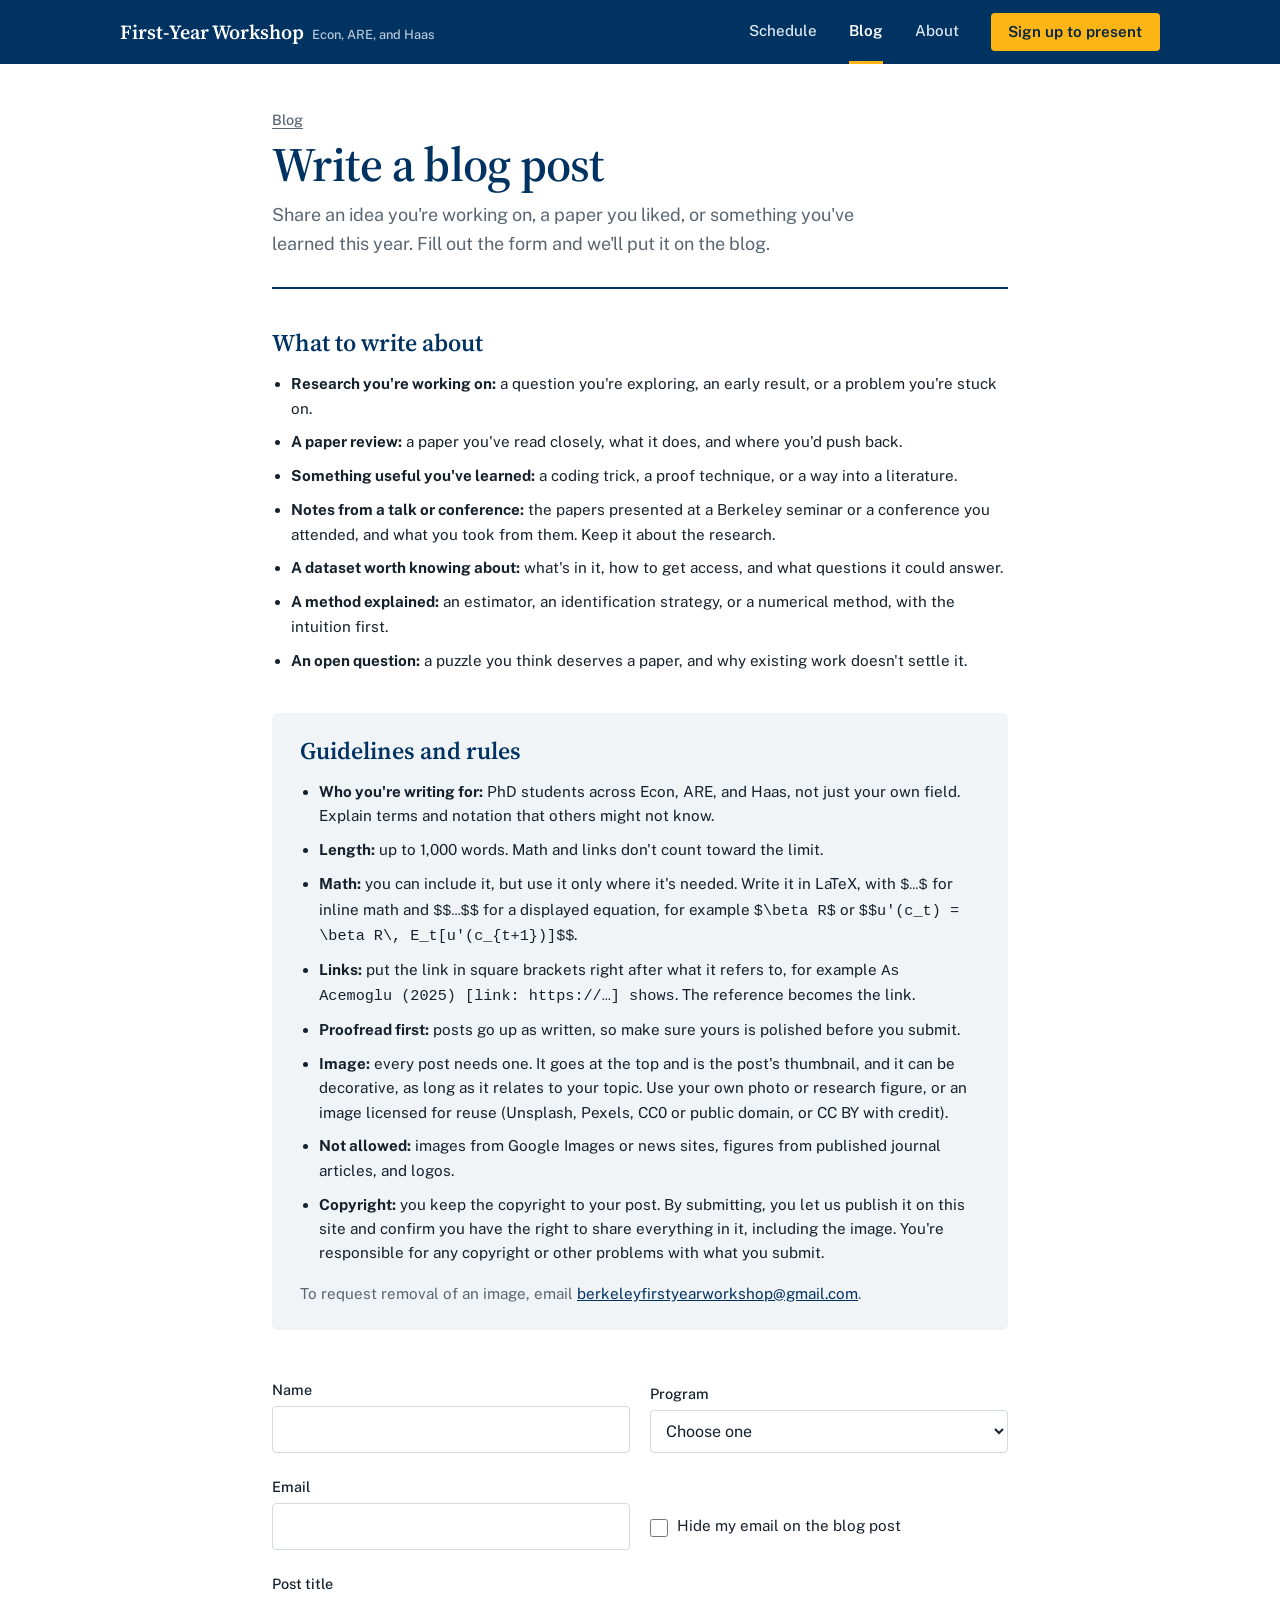
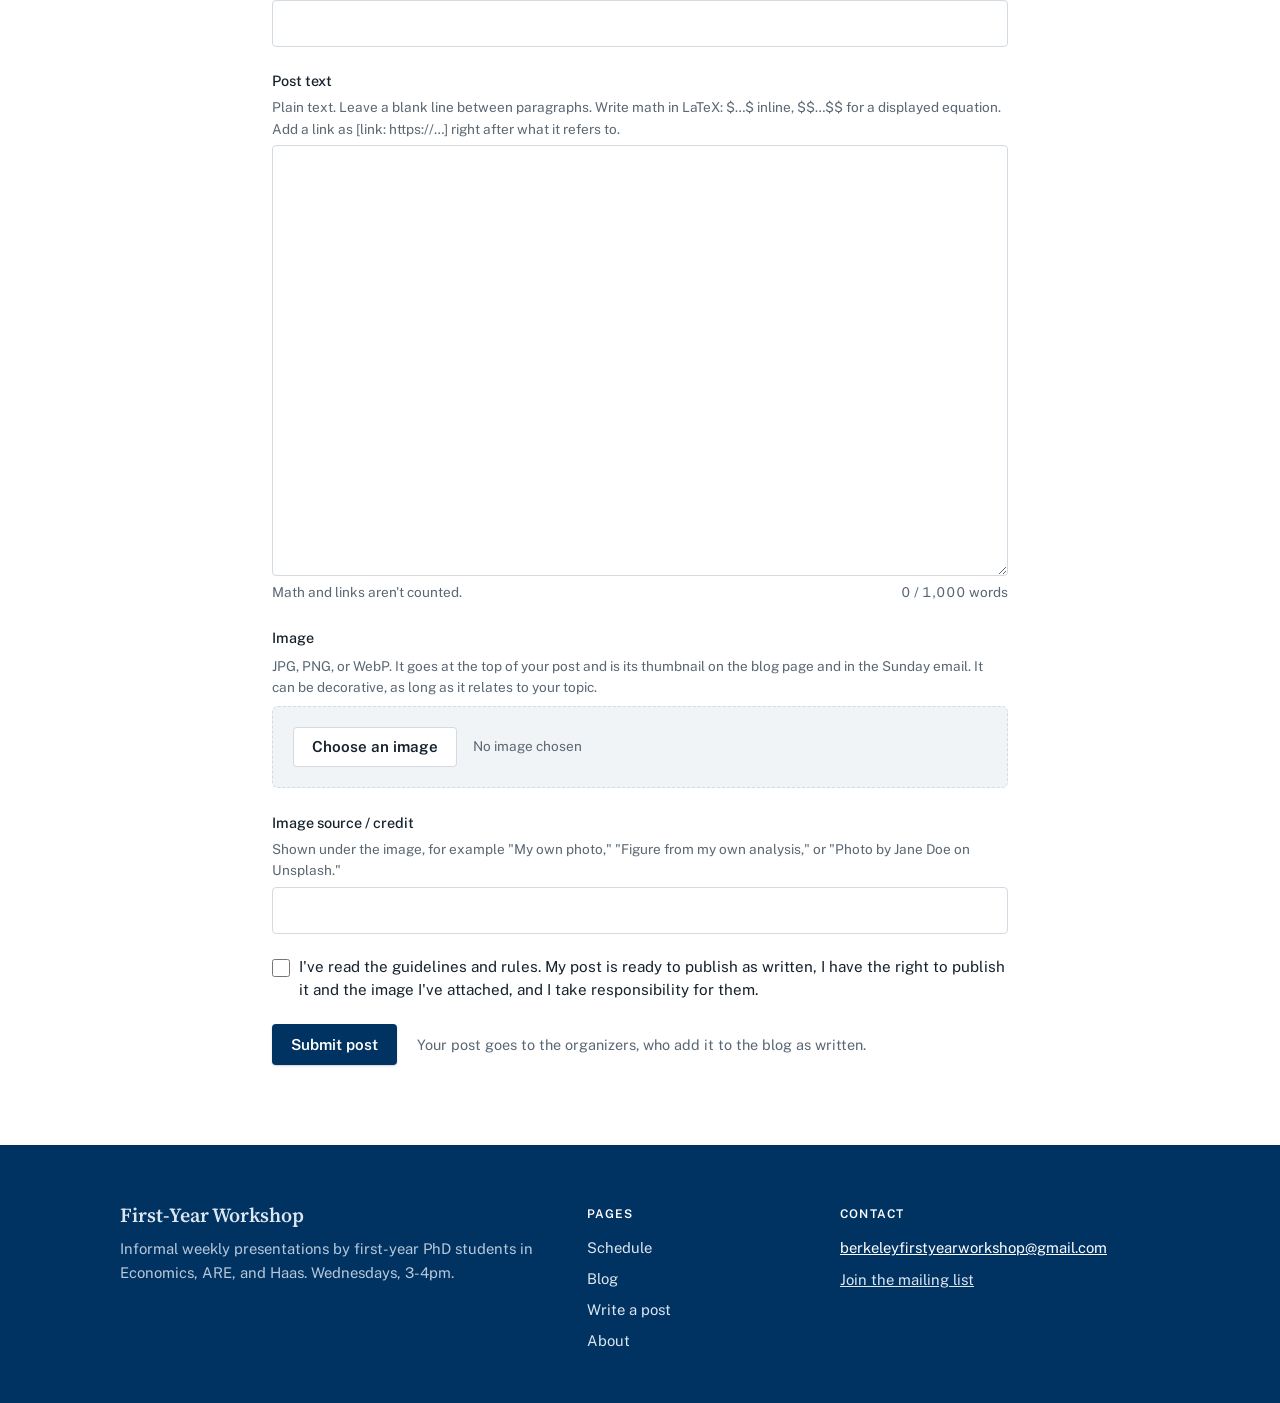
<file: blog/submit.html>
<!doctype html>
<html lang="en">
<head>
<meta charset="utf-8">
<meta name="viewport" content="width=device-width, initial-scale=1">
<title>Write a blog post | UC Berkeley Economics First-Year Workshop</title>
<meta name="description" content="Write a short blog post for the First-Year Workshop: an idea you're working on, a paper you liked, or something you've learned.">
<link rel="icon" href="../favicon.svg" type="image/svg+xml">
<link rel="apple-touch-icon" href="../apple-touch-icon.png">
<link rel="preconnect" href="https://script.google.com">
<link rel="preconnect" href="https://fonts.googleapis.com">
<link rel="preconnect" href="https://fonts.gstatic.com" crossorigin>
<link href="https://fonts.googleapis.com/css2?family=Public+Sans:wght@400;500;600&family=Source+Serif+4:opsz,wght@8..60,600&display=swap" rel="stylesheet">
<link rel="stylesheet" href="../site.css">
<link rel="stylesheet" href="blog.css">
</head>
<body>

<p class="topnote" id="notice" hidden></p>

<!-- site-header -->
<header class="masthead">
  <div class="wrap masthead-row">
    <a class="brand" href="../">First-Year Workshop<span class="brand-sub">Econ, ARE, and Haas</span></a>
    <nav class="nav" aria-label="Main">
      <ul>
        <li><a href="../#schedule">Schedule</a></li>
        <li><a href="../blog/" aria-current="true">Blog</a></li>
        <li><a href="../about.html">About</a></li>
      </ul>
    </nav>
    <a class="btn btn-gold masthead-cta" href="../#schedule"><span class="long">Sign up to present</span><span class="short">Sign up</span></a>
  </div>
</header>
<!-- /site-header -->

<main>
  <div class="wrap submit-wrap page-head">
    <div class="page-head-inner">
      <div>
        <p class="crumb"><a href="./">Blog</a></p>
        <h1>Write a blog post</h1>
        <p class="lede">Share an idea you're working on, a paper you liked, or something you've learned this year. Fill out the form and we'll put it on the blog.</p>
      </div>
    </div>
  </div>

  <div class="wrap submit-wrap">
    <section class="ideas" aria-labelledby="ideas-h">
      <h2 id="ideas-h">What to write about</h2>
      <ul>
        <li><strong>Research you're working on:</strong> a question you're exploring, an early result, or a problem you're stuck on.</li>
        <li><strong>A paper review:</strong> a paper you've read closely, what it does, and where you'd push back.</li>
        <li><strong>Something useful you've learned:</strong> a coding trick, a proof technique, or a way into a literature.</li>
        <li><strong>Notes from a talk or conference:</strong> the papers presented at a Berkeley seminar or a conference you attended, and what you took from them. Keep it about the research.</li>
        <li><strong>A dataset worth knowing about:</strong> what's in it, how to get access, and what questions it could answer.</li>
        <li><strong>A method explained:</strong> an estimator, an identification strategy, or a numerical method, with the intuition first.</li>
        <li><strong>An open question:</strong> a puzzle you think deserves a paper, and why existing work doesn't settle it.</li>
      </ul>
    </section>

    <section class="rules" aria-labelledby="rules-h">
      <h2 id="rules-h">Guidelines and rules</h2>
      <ul>
        <li><strong>Who you're writing for:</strong> PhD students across Econ, ARE, and Haas, not just your own field. Explain terms and notation that others might not know.</li>
        <li><strong>Length:</strong> up to 1,000 words. Math and links don't count toward the limit.</li>
        <li><strong>Math:</strong> you can include it, but use it only where it's needed. Write it in LaTeX, with <code>$…$</code> for inline math and <code>$$…$$</code> for a displayed equation, for example <code>$\beta R$</code> or <code>$$u'(c_t) = \beta R\, E_t[u'(c_{t+1})]$$</code>.</li>
        <li><strong>Links:</strong> put the link in square brackets right after what it refers to, for example <code>As Acemoglu (2025) [link: https://…] shows</code>. The reference becomes the link.</li>
        <li><strong>Proofread first:</strong> posts go up as written, so make sure yours is polished before you submit.</li>
        <li><strong>Image:</strong> every post needs one. It goes at the top and is the post's thumbnail, and it can be decorative, as long as it relates to your topic. Use your own photo or research figure, or an image licensed for reuse (Unsplash, Pexels, CC0 or public domain, or CC BY with credit).</li>
        <li><strong>Not allowed:</strong> images from Google Images or news sites, figures from published journal articles, and logos.</li>
        <li><strong>Copyright:</strong> you keep the copyright to your post. By submitting, you let us publish it on this site and confirm you have the right to share everything in it, including the image. You're responsible for any copyright or other problems with what you submit.</li>
      </ul>
      <p>To request removal of an image, email <a href="mailto:berkeleyfirstyearworkshop@gmail.com">berkeleyfirstyearworkshop@gmail.com</a>.</p>
    </section>

    <div class="thanks" id="thanks" role="status" hidden>
      <h2>Thanks, your post is in</h2>
      <p>We've emailed you a confirmation with a copy of your post. The organizers will add it to the blog, and if there's a problem, they'll email you.</p>
      <button class="btn btn-secondary" type="button" id="again">Write another</button>
    </div>

    <form class="post-form" id="postForm" novalidate>
      <div class="pair">
        <label>Name <input id="name" name="name" required maxlength="100" autocomplete="name"></label>
        <label>Program
          <select id="program" name="program" required>
            <option value="" disabled selected>Choose one</option>
            <option>Econ</option><option>ARE</option><option>Haas</option><option>Other</option>
          </select>
        </label>
        <label>Email <input id="email" name="email" type="email" required maxlength="120" autocomplete="email"></label>
        <label class="check"><input type="checkbox" id="hideEmail" name="hideEmail"> Hide my email on the blog post</label>
      </div>

      <label>Post title <input id="title" name="title" required maxlength="200"></label>

      <div class="field">
        <label>Post text
          <span class="hint">Plain text. Leave a blank line between paragraphs. Write math in LaTeX: <span style="white-space:nowrap">$…$</span> inline, <span style="white-space:nowrap">$$…$$</span> for a displayed equation. Add a link as <span style="white-space:nowrap">[link: https://…]</span> right after what it refers to.</span>
          <textarea id="text" name="text" rows="16" required maxlength="40000"></textarea>
        </label>
        <p class="counter" id="textCount"><span>Math and links aren't counted.</span><span class="count" aria-live="polite"></span></p>
      </div>

      <div class="field">
        <span class="field-label" id="imageLabel">Image</span>
        <span class="hint">JPG, PNG, or WebP. It goes at the top of your post and is its thumbnail on the blog page and in the Sunday email. It can be decorative, as long as it relates to your topic.</span>
        <div class="picker" id="picker">
          <label class="btn btn-secondary" for="imageInput">Choose an image</label>
          <input class="visually-hidden" type="file" id="imageInput" accept="image/jpeg,image/png,image/webp" aria-labelledby="imageLabel">
          <span class="hint" id="pickerNote">No image chosen</span>
        </div>
        <div class="picked" id="picked" hidden>
          <img id="preview" alt="Preview of the chosen image">
          <div class="file"><p class="name" id="fileName"></p><p class="dims" id="fileDims"></p></div>
          <button class="btn btn-secondary" type="button" id="removeImage">Remove</button>
        </div>
      </div>

      <label>Image source / credit
        <span class="hint">Shown under the image, for example "My own photo," "Figure from my own analysis," or "Photo by Jane Doe on Unsplash."</span>
        <input id="credit" name="credit" maxlength="300">
      </label>

      <label class="check"><input type="checkbox" id="agree" name="agree" required> I've read the guidelines and rules. My post is ready to publish as written, I have the right to publish it and the image I've attached, and I take responsibility for them.</label>

      <p class="error" id="formError" role="alert" hidden></p>

      <div class="send">
        <button class="btn btn-primary" type="submit" id="submitBtn">Submit post</button>
        <span>Your post goes to the organizers, who add it to the blog as written.</span>
      </div>
    </form>
  </div>
</main>

<!-- site-footer -->
<footer class="site-footer">
  <div class="wrap footer-grid">
    <div>
      <a class="brand" href="../">First-Year Workshop</a>
      <p>Informal weekly presentations by first-year PhD students in Economics, ARE, and Haas. Wednesdays, 3-4pm.</p>
    </div>
    <div>
      <h2>Pages</h2>
      <ul>
        <li><a href="../#schedule">Schedule</a></li>
        <li><a href="../blog/">Blog</a></li>
        <li><a href="../blog/submit.html">Write a post</a></li>
        <li><a href="../about.html">About</a></li>
      </ul>
    </div>
    <div>
      <h2>Contact</h2>
      <p><a class="email" href="mailto:berkeleyfirstyearworkshop@gmail.com">berkeleyfirstyearworkshop@gmail.com</a></p>
      <p><a href="../#list">Join the mailing list</a></p>
    </div>
  </div>
</footer>
<!-- /site-footer -->

<script src="../site.js"></script>
<script>
const POST_WORDS = 1000;
const MAX_FILE = 15 * 1024 * 1024;
const MAX_EDGE = 2000;      // long edge after resizing in the browser
const MAX_PNG = 4e6;        // base64 characters; bigger PNGs (usually photos) are re-encoded as JPEG
const form = $('postForm');
let image = null;           // { name, type, data } once a file has been chosen and resized

const fits = wordCounter($('text'), $('textCount'), POST_WORDS);
const syncSubmit = () => { $('submitBtn').disabled = !fits(); };
$('text').addEventListener('input', syncSubmit);

if (DEMO) {
  $('notice').textContent = 'Preview mode: posts are not sent.';
  $('notice').hidden = false;
}

function showError(msg, field) {
  $('formError').textContent = msg;
  $('formError').hidden = false;
  if (field) field.focus();
}

// Resizing in a canvas keeps the upload small and drops the photo's metadata, including GPS location.
async function shrink(file, asJpeg) {
  const url = URL.createObjectURL(file);
  try {
    const img = await new Promise((ok, bad) => { const i = new Image(); i.onload = () => ok(i); i.onerror = bad; i.src = url; });
    const scale = Math.min(1, MAX_EDGE / Math.max(img.naturalWidth, img.naturalHeight));
    const w = Math.round(img.naturalWidth * scale), h = Math.round(img.naturalHeight * scale);
    const canvas = document.createElement('canvas');
    canvas.width = w; canvas.height = h;
    const ctx = canvas.getContext('2d');
    const png = file.type === 'image/png' && !asJpeg;
    if (!png) { ctx.fillStyle = '#fff'; ctx.fillRect(0, 0, w, h); }
    ctx.drawImage(img, 0, 0, w, h);
    const type = png ? 'image/png' : 'image/jpeg';
    const dataUrl = canvas.toDataURL(type, 0.85);
    const name = file.name.replace(/\.[^.]*$/, '') + (png ? '.png' : '.jpg');
    return { name, type, data: dataUrl.slice(dataUrl.indexOf(',') + 1), preview: dataUrl, w, h };
  } finally {
    URL.revokeObjectURL(url);
  }
}

$('imageInput').addEventListener('change', async () => {
  const file = $('imageInput').files[0];
  $('formError').hidden = true;
  if (!file) return;
  if (!/^image\/(jpeg|png|webp)$/.test(file.type)) return clearImage('Choose a JPG, PNG, or WebP image.');
  if (file.size > MAX_FILE) return clearImage('That image is over 15 MB. Choose a smaller one.');
  $('pickerNote').textContent = 'Preparing…';
  try {
    let out = await shrink(file, false);
    if (out.type === 'image/png' && out.data.length > MAX_PNG) out = await shrink(file, true);
    image = { name: out.name, type: out.type, data: out.data };
    $('preview').src = out.preview;
    $('fileName').textContent = file.name;
    $('fileDims').textContent = `${out.w} × ${out.h} px, ready to send`;
    $('picker').hidden = true;
    $('picked').hidden = false;
  } catch (e) {
    clearImage("That image couldn't be read. Try a JPG or PNG.");
  }
});

function clearImage(msg) {
  image = null;
  $('imageInput').value = '';
  $('pickerNote').textContent = 'No image chosen';
  $('picker').hidden = false;
  $('picked').hidden = true;
  if (msg) showError(msg);
}
$('removeImage').addEventListener('click', () => clearImage());

form.addEventListener('submit', async e => {
  e.preventDefault();
  $('formError').hidden = true;
  const v = id => $(id).value.trim();
  if (!v('name')) return showError('Add your name.', $('name'));
  if (!$('email').checkValidity() || !v('email')) return showError('Enter a valid email address.', $('email'));
  if (!v('program')) return showError('Choose your program.', $('program'));
  if (!v('title')) return showError('Add a title.', $('title'));
  if (!v('text')) return showError('Add the text of your post.', $('text'));
  if (!fits()) return showError(`Your post is over ${POST_WORDS.toLocaleString('en-US')} words. Shorten it to submit.`, $('text'));
  if (!image) return showError('Add an image for the top of your post.', $('imageInput'));
  if (!v('credit')) return showError('Add where the image comes from.', $('credit'));
  if (!$('agree').checked) return showError("Check the box to confirm you've read the guidelines and rules.", $('agree'));

  const payload = {
    action: 'post',
    name: v('name'), email: v('email'), hideEmail: $('hideEmail').checked, program: v('program'),
    title: v('title'), text: $('text').value, credit: v('credit'), agree: true, image,
  };
  const btn = $('submitBtn');
  btn.disabled = true; btn.textContent = 'Sending…';
  try {
    const d = DEMO ? await new Promise(ok => setTimeout(() => ok({ ok: true }), 600)) : await api(payload);
    if (!d.ok) return showError(d.error);
    form.hidden = true;
    $('thanks').hidden = false;
    $('thanks').scrollIntoView({ block: 'center' });
  } catch (err) {
    showError('Your post did not go through. Check your connection and try again. Your text is still here.');
  } finally {
    btn.textContent = 'Submit post';
    syncSubmit();
  }
});

$('again').addEventListener('click', () => {
  form.reset();
  clearImage();
  fits();
  syncSubmit();
  $('thanks').hidden = true;
  form.hidden = false;
  $('title').focus();
});
</script>
</body>
</html>
</file>
<file: site.css>
/* Shared by every page. Page-specific rules stay in each page's own <style>. */
:root {
  --bg: #ffffff; --ink: #15212c; --muted: #5a6773; --line: #d3dae2; --open: #f1f4f7;
  --title: #003262; --accent: #003262; --kicker: #0a4178;
  --booked: #003262; --booked-ink: #ffffff; --booked-muted: #b7c8d9;
  --hero: #003262; --hero-2: #0a4178; --hero-muted: #b7c8d9; --nav-ink: #dce6ef;
  --gold: #fdb515; --error: #b3261e;
  --serif: "Source Serif 4", Georgia, serif;
  --sans: "Public Sans", system-ui, -apple-system, "Segoe UI", sans-serif;
  color-scheme: light dark;
}
@media (prefers-color-scheme: dark) {
  :root {
    --bg: #0d1823; --ink: #e7edf2; --muted: #98a6b3; --line: #2a3b4d; --open: #13243a;
    --title: #e7edf2; --accent: #fdb515; --kicker: #a9c0d6;
    --booked: #1d4a73; --booked-muted: #a9c0d6; --error: #ff8a80;
    --hero: #0a2238; --hero-2: #12345a;
  }
}
* { box-sizing: border-box; }
html { scroll-behavior: smooth; scroll-padding-top: 120px; }
@media (prefers-reduced-motion: reduce) { html { scroll-behavior: auto; } }
body { margin: 0; background: var(--bg); color: var(--ink); font: 16px/1.6 var(--sans); }
.wrap { max-width: 68rem; margin: 0 auto; padding: 0 1.5rem; }
:focus-visible { outline: 2px solid var(--accent); outline-offset: 2px; }
a { color: var(--accent); }
.muted { color: var(--muted); }
[hidden] { display: none !important; }
.visually-hidden { position: absolute; width: 1px; height: 1px; margin: -1px; overflow: hidden; clip: rect(0 0 0 0); white-space: nowrap; }
.title { font: 600 clamp(1.9rem, 3.5vw, 2.5rem)/1.1 var(--serif); color: var(--title); margin: 0; }

/* Preview banner */
.topnote { margin: 0; padding: .5rem 1.5rem; background: #fff4d1; color: #5a4300; font-size: .875rem; text-align: center; }

/* Buttons */
.btn { display: inline-flex; align-items: center; justify-content: center; gap: .5rem; font: 600 .95rem/1 var(--sans); padding: .8rem 1.2rem; border-radius: 4px; text-decoration: none; cursor: pointer; border: 0; }
.btn svg { flex: none; }
.btn-gold { background: var(--gold); color: #002343; }
.btn-gold:hover { background: #ffc740; }
.btn-ghost { background: none; color: #fff; box-shadow: inset 0 0 0 1.5px rgba(255, 255, 255, .45); }
.btn-ghost:hover { box-shadow: inset 0 0 0 1.5px #fff; }
.btn-primary { background: var(--booked); color: #fff; box-shadow: 0 1px 2px rgba(0, 30, 60, .2); }
.btn-primary:hover { filter: brightness(1.15); }
.btn-primary:disabled { opacity: .5; cursor: not-allowed; filter: none; }
.btn-secondary { background: var(--bg); color: var(--ink); box-shadow: inset 0 0 0 1px var(--line); }
.btn-secondary:hover { box-shadow: inset 0 0 0 1px var(--muted); }
.btn-write { font-size: 1rem; padding: .95rem 1.35rem; min-height: 48px; }

/* Masthead: brand, page links and the sign-up button. Below 820px the links drop to a second row. */
.masthead { position: sticky; top: 0; z-index: 10; background: var(--hero); color: #fff; }
.masthead-row { display: flex; align-items: center; gap: 2rem; min-height: 64px; }
.brand { font: 600 1.25rem var(--serif); color: #fff; text-decoration: none; white-space: nowrap; margin-right: auto; }
.brand-sub { font: 500 .8rem var(--sans); color: var(--hero-muted); margin-left: .5rem; }
.nav ul { display: flex; gap: 2rem; list-style: none; margin: 0; padding: 0; }
.nav a { display: block; line-height: 61px; border-bottom: 3px solid transparent; color: var(--nav-ink); text-decoration: none; font-weight: 500; font-size: .95rem; }
.nav a:hover { color: #fff; }
.nav a[aria-current] { color: #fff; font-weight: 600; border-bottom-color: var(--gold); }
.masthead-cta { padding: .7rem 1.1rem; white-space: nowrap; }
.masthead-cta .short { display: none; }
@media (max-width: 820px) {
  .masthead-row { flex-wrap: wrap; gap: 0 .75rem; min-height: 0; }
  .brand { line-height: 56px; font-size: 1.2rem; }
  .brand-sub { display: none; }
  .masthead-cta { order: 2; padding: .7rem .95rem; }
  .masthead-cta .long { display: none; }
  .masthead-cta .short { display: inline; }
  .nav { order: 3; flex-basis: calc(100% + 3rem); margin: 0 -1.5rem; padding: 0 1.5rem; border-top: 1px solid rgba(255, 255, 255, .14); }
  .nav ul { gap: 1.75rem; }
  .nav a { line-height: 41px; font-size: .9rem; }
}

/* Title block on every page except home */
.page-head { padding-top: 2.75rem; }
.page-head-inner { display: flex; flex-wrap: wrap; align-items: flex-end; justify-content: space-between; gap: 1.25rem 2rem; padding-bottom: 1.75rem; border-bottom: 2px solid var(--title); }
.page-head-inner > div:first-child { max-width: 40rem; }
.page-head h1 { font: 600 clamp(2.4rem, 5vw, 3rem)/1.05 var(--serif); letter-spacing: -0.015em; color: var(--title); margin: 0 0 .75rem; text-wrap: balance; }
.page-head .lede { margin: 0; color: var(--muted); font-size: 1.125rem; }
.crumb { margin: 0 0 .5rem; font-size: .9rem; font-weight: 500; }
.crumb a { color: var(--muted); text-underline-offset: 3px; }
@media (max-width: 640px) { .page-head { padding-top: 2rem; } }

/* Footer */
.site-footer { background: var(--hero); color: var(--hero-muted); padding: 3.5rem 0; font-size: .925rem; }
.footer-grid { display: grid; grid-template-columns: minmax(0, 2fr) minmax(0, 1fr) minmax(0, 1.5fr); gap: 2.5rem; }
.site-footer .brand { display: inline-block; }
.site-footer p { margin: .5rem 0 0; }
.site-footer h2 { font: 600 .75rem/1 var(--sans); letter-spacing: .1em; text-transform: uppercase; color: #fff; margin: .45rem 0 1rem; }
.site-footer ul { list-style: none; margin: 0; padding: 0; display: grid; gap: .45rem; }
.site-footer a { color: var(--nav-ink); }
.site-footer ul a { text-decoration: none; }
.site-footer ul a:hover { text-decoration: underline; }
.site-footer .email { color: #fff; overflow-wrap: anywhere; }
@media (max-width: 720px) {
  .site-footer { padding: 2.75rem 0; }
  .footer-grid { grid-template-columns: minmax(0, 1fr); gap: 1.5rem; }
  .site-footer h2 { display: none; }
  .site-footer ul { display: flex; flex-wrap: wrap; gap: .5rem 1.5rem; }
}

/* Forms */
label { display: grid; gap: .3rem; font-weight: 500; font-size: .9rem; }
.hint { font-weight: 400; font-size: .85rem; color: var(--muted); }
/* Kept to bare element selectors so a page can override them with one class. */
input, select, textarea { font: inherit; font-size: 1rem; font-weight: 400; padding: .6rem .7rem; border: 1px solid var(--line); border-radius: 4px; background: var(--bg); color: var(--ink); width: 100%; }
textarea { line-height: 1.6; resize: vertical; }
input:disabled, textarea:disabled { opacity: .55; }
input[type=checkbox], input[type=radio] { accent-color: var(--booked); width: 1.1rem; height: 1.1rem; margin: 0; padding: 0; flex: none; }
label.check { display: flex; align-items: flex-start; gap: .6rem; font-weight: 400; font-size: .95rem; line-height: 1.5; }
label.check input { margin-top: .2rem; }
.counter { display: flex; flex-wrap: wrap; justify-content: space-between; gap: .25rem 1rem; margin: 0; font-size: .85rem; color: var(--muted); }
.counter .count { margin-left: auto; font-variant-numeric: tabular-nums; }
.counter.over .count { color: var(--error); font-weight: 600; }
.error { color: var(--error); margin: 0; font-size: .9rem; }

/* Post cards: the blog index front page and the home page's latest posts */
.front { display: grid; }
.front.cols-1 { grid-template-columns: minmax(0, 44rem); }
.front.cols-2 { grid-template-columns: minmax(0, 2fr) minmax(0, 1fr); }
.front.cols-3 { grid-template-columns: minmax(0, 2fr) minmax(0, 1fr) minmax(0, 1fr); }
.front > .col { display: grid; gap: 1.5rem; align-content: start; min-width: 0; }
.front > .col + .col { border-left: 1px solid var(--line); padding-left: 2rem; }
.front > .col:not(:last-child) { padding-right: 2rem; }
.col .story-pic + .story-pic { padding-top: 1.5rem; border-top: 1px solid var(--line); }
.col-list { gap: 0; }
.col-label { font: 600 .75rem/1 var(--sans); letter-spacing: .1em; text-transform: uppercase; color: var(--ink); margin: 0; padding-bottom: .65rem; }
.story a { display: grid; gap: .85rem; color: var(--ink); text-decoration: none; }
.story a:hover :is(h2, h3) { text-decoration: underline; text-decoration-color: var(--gold); text-decoration-thickness: 2px; text-underline-offset: 3px; }
.story img { display: block; width: 100%; height: auto; aspect-ratio: 16 / 9; object-fit: cover; border-radius: 4px; border: 1px solid var(--line); background: var(--open); }
.story :is(h2, h3) { font: 600 1.2rem/1.25 var(--serif); color: var(--title); margin: 0 0 .4rem; text-wrap: balance; }
.story .standfirst { margin: 0 0 .65rem; color: var(--muted); font-size: 1.0625rem; line-height: 1.5; }
.story .meta { margin: 0; font-size: .85rem; color: var(--muted); }
.story .meta .author { color: var(--ink); font-weight: 500; }
.story-lead a { gap: 1rem; }
.story-lead h2 { font-size: 2.25rem; line-height: 1.1; letter-spacing: -0.01em; margin-bottom: .6rem; }
.story-text { border-top: 1px solid var(--line); }
.story-text img { display: none; }
.story-text a { padding: .9rem 0 1rem; gap: 0; }
.story-text h3 { font-size: 1.05rem; line-height: 1.3; }
.story-text .meta, .story-row .meta { font-size: .8rem; }
.front-row { display: grid; grid-template-columns: repeat(3, minmax(0, 1fr)); margin-top: 2.25rem; padding-top: 1.75rem; border-top: 1px solid var(--line); }
.front-row > .story + .story { border-left: 1px solid var(--line); padding-left: 2rem; }
.front-row > .story:not(:last-child) { padding-right: 2rem; }
.story-row a { grid-template-columns: minmax(0, 1fr) 6.5rem; gap: 1rem; align-items: start; }
.story-row img { order: 2; margin-top: .2rem; border-radius: 3px; }
.story-row h3 { font-size: 1.1rem; line-height: 1.28; }
@media (max-width: 760px) {
  .front.cols-1, .front.cols-2, .front.cols-3, .front-row { grid-template-columns: minmax(0, 1fr); }
  .front > .col + .col, .front-row > .story + .story { border-left: 0; padding-left: 0; }
  .front > .col:not(:last-child), .front-row > .story:not(:last-child) { padding-right: 0; }
  .front > .col { gap: 0; }
  .front-row { margin-top: 0; padding-top: 0; border-top: 0; }
  .story-lead { padding-bottom: 1.25rem; }
  .story-lead h2 { font-size: 1.6rem; line-height: 1.15; }
  .col-label { display: none; }
  .col .story-pic + .story-pic { padding-top: 0; }
  .story-pic, .story-text, .story-row { border-top: 1px solid var(--line); }
  .story-pic a, .story-text a, .story-row a { grid-template-columns: minmax(0, 1fr) 6rem; gap: .9rem; align-items: start; padding: 1rem 0; }
  .story-pic img, .story-text img, .story-row img { display: block; order: 2; margin-top: .2rem; border-radius: 3px; }
  .story-pic h3, .story-text h3, .story-row h3 { font-size: 1.05rem; line-height: 1.3; margin-bottom: .3rem; }
  .story-pic .meta { font-size: .8rem; }
}
</file>
<file: blog/blog.css>
/* Blog pages: index, submit form and posts. Shared header, footer and post cards live in ../site.css. */

/* Index */
.write-box { display: grid; justify-items: end; gap: .45rem; }
.write-box .hint { font-size: .825rem; }
.blog-main { padding-top: 2rem; padding-bottom: 5rem; }
.empty { color: var(--muted); }
.earlier { margin-top: 2.5rem; }
.earlier h2 { font: 600 1.6rem/1.2 var(--serif); color: var(--title); margin: 0 0 1.5rem; padding-top: 1rem; border-top: 2px solid var(--title); }
.tiles { list-style: none; margin: 0; padding: 0; display: grid; grid-template-columns: repeat(4, minmax(0, 1fr)); gap: 1.5rem; }
.tile a { aspect-ratio: 1 / 1; display: flex; flex-direction: column; border: 1px solid var(--line); border-radius: 4px; overflow: hidden; color: var(--ink); text-decoration: none; background: var(--bg); }
.tile a:hover h3 { text-decoration: underline; text-decoration-color: var(--gold); text-underline-offset: 3px; }
.tile img { display: block; width: 100%; height: auto; aspect-ratio: 16 / 9; object-fit: cover; flex: none; border-bottom: 1px solid var(--line); background: var(--open); }
.tile-text { padding: .7rem .85rem; display: flex; flex-direction: column; gap: .3rem; flex: 1; min-height: 0; }
.tile h3 { font: 600 1rem/1.3 var(--serif); color: var(--title); margin: 0; display: -webkit-box; -webkit-line-clamp: 2; -webkit-box-orient: vertical; overflow: hidden; }
.tile .meta { margin: auto 0 0; font-size: .78rem; color: var(--muted); }
.disclaimer { margin: 2.5rem 0 0; font-size: .825rem; color: var(--muted); max-width: 46rem; }
.disclaimer a { color: var(--muted); overflow-wrap: anywhere; }
.blog-main > .disclaimer { margin-top: 3rem; padding-top: 1.25rem; border-top: 1px solid var(--line); }
@media (max-width: 900px) { .tiles { grid-template-columns: repeat(3, minmax(0, 1fr)); } }
@media (max-width: 640px) {
  .write-box { justify-items: stretch; width: 100%; }
  .write-box .hint { text-align: center; }
  .blog-main { padding-top: 1.5rem; padding-bottom: 3.5rem; }
  .tiles { grid-template-columns: repeat(2, minmax(0, 1fr)); gap: .9rem; }
  .tile-text { padding: .5rem .6rem; }
  .tile h3 { font-size: .875rem; line-height: 1.25; -webkit-line-clamp: 3; }
  .tile .meta { display: none; }
}

/* Post */
.post { padding: 3rem 0 5rem; }
.post-head { max-width: 46rem; margin: 0 auto; padding: 0 1.5rem; text-align: center; }
.back { display: inline-flex; align-items: center; gap: .35rem; color: var(--muted); font-weight: 500; font-size: .95rem; text-decoration: none; min-height: 44px; }
.back:hover { color: var(--accent); }
.post-head h1 { font: 600 clamp(2.1rem, 5vw, 3.25rem)/1.08 var(--serif); letter-spacing: -0.015em; color: var(--title); margin: 1.25rem 0 1.1rem; text-wrap: balance; }
.byline { margin: 0; color: var(--muted); font-size: .95rem; }
.byline .author { color: var(--ink); font-weight: 600; }
.byline .sep { margin: 0 .5rem; }
.post-figure { max-width: 63rem; margin: 2.5rem auto 2.75rem; padding: 0 1.5rem; }
.post-figure img { display: block; width: 100%; height: auto; aspect-ratio: 16 / 9; object-fit: cover; border-radius: 6px; border: 1px solid var(--line); background: var(--open); }
.post-figure figcaption { margin-top: .6rem; font-size: .85rem; color: var(--muted); }
.post-body, .post-end { max-width: 43rem; margin: 0 auto; padding: 0 1.5rem; }
.post-body { font: 400 1.1875rem/1.65 var(--serif); }
.post-body p { margin: 0 0 1.3rem; text-align: justify; -webkit-hyphens: auto; hyphens: auto; text-wrap: pretty; }
.post-body .eq { margin: 1.5rem 0; }
.post-body a { overflow-wrap: anywhere; }
.post-body a.url { -webkit-hyphens: manual; hyphens: manual; word-break: break-all; }
.post-body mjx-container[display="true"] { overflow-x: auto; overflow-y: hidden; padding: .2rem 0; }
.contact { margin: 2.75rem 0 0; padding-top: 1.25rem; border-top: 1px solid var(--line); color: var(--muted); font-size: .95rem; }
.contact a { overflow-wrap: anywhere; }
.write-cta { margin: 3rem 0 0; padding: 1.5rem 1.75rem; background: var(--open); border-radius: 6px; display: flex; flex-wrap: wrap; align-items: center; justify-content: space-between; gap: 1rem 1.5rem; }
.write-cta > div { flex: 1 1 18rem; }
.write-cta h2 { font: 600 1.3rem/1.2 var(--serif); color: var(--title); margin: 0 0 .3rem; }
.write-cta p { margin: 0; color: var(--muted); font-size: .95rem; }
@media (max-width: 640px) {
  .post { padding: 1.25rem 0 3.5rem; }
  .post-head { text-align: left; }
  .post-head h1 { margin-top: .75rem; }
  .post-figure { padding: 0; margin: 1.75rem 0; }
  .post-figure img { border-radius: 0; border-left: 0; border-right: 0; }
  .post-figure figcaption { padding: 0 1.5rem; }
  .post-body { font-size: 1.0625rem; }
  .write-cta { padding: 1.5rem 1.25rem; }
  .write-cta .btn { width: 100%; }
}

/* Submit */
.submit-wrap { max-width: 49rem; }
.ideas { margin: 2.5rem 0 0; }
.ideas h2 { font: 600 1.5rem/1.2 var(--serif); color: var(--title); margin: 0 0 .9rem; }
.ideas ul { margin: 0; padding-left: 1.2rem; display: grid; gap: .6rem; font-size: .95rem; }
.rules { background: var(--open); border-radius: 6px; padding: 1.5rem 1.75rem; margin: 2.5rem 0 3rem; }
.rules h2 { font: 600 1.5rem/1.2 var(--serif); color: var(--title); margin: 0 0 .9rem; }
.rules ul { margin: 0; padding-left: 1.2rem; display: grid; gap: .6rem; font-size: .95rem; }
.rules p { margin: 1rem 0 0; font-size: .95rem; color: var(--muted); }
.rules a { overflow-wrap: anywhere; }
.post-form { display: grid; gap: 1.4rem; margin-bottom: 5rem; }
.pair { display: grid; grid-template-columns: repeat(2, minmax(0, 1fr)); gap: 1.4rem 1.25rem; align-items: end; }
.pair .check { align-items: center; min-height: 46px; }
.field { display: grid; gap: .4rem; }
.field-label { font-weight: 500; font-size: .9rem; }
.picker { display: flex; flex-wrap: wrap; align-items: center; gap: 1rem; padding: 1.25rem; border: 1.5px dashed var(--line); border-radius: 6px; background: var(--open); }
.picker:focus-within { border-color: var(--accent); }
.picked { display: flex; flex-wrap: wrap; align-items: center; gap: 1rem; padding: .75rem; border: 1px solid var(--line); border-radius: 6px; }
.picked img { width: 9rem; aspect-ratio: 16 / 9; object-fit: cover; border-radius: 4px; border: 1px solid var(--line); display: block; flex: none; }
.picked .file { flex: 1 1 8rem; min-width: 0; }
.picked .file p { margin: 0; overflow-wrap: anywhere; }
.picked .name { font-weight: 500; }
.picked .dims { font-size: .85rem; color: var(--muted); }
.send { display: flex; flex-wrap: wrap; align-items: center; gap: .75rem 1.25rem; }
.send span { font-size: .9rem; color: var(--muted); }
.thanks { margin: 0 0 5rem; padding: 1.75rem; border: 1px solid var(--line); border-radius: 6px; background: var(--open); }
.thanks h2 { font: 600 1.5rem/1.2 var(--serif); color: var(--title); margin: 0 0 .5rem; }
.thanks p { margin: 0 0 1.25rem; color: var(--muted); }
@media (max-width: 640px) {
  .rules { padding: 1.25rem; margin: 2rem 0 2.5rem; }
  .ideas { margin-top: 2rem; }
  .pair { grid-template-columns: minmax(0, 1fr); }
  .picked img { width: 6.5rem; }
  .send .btn { width: 100%; }
}
</file>
